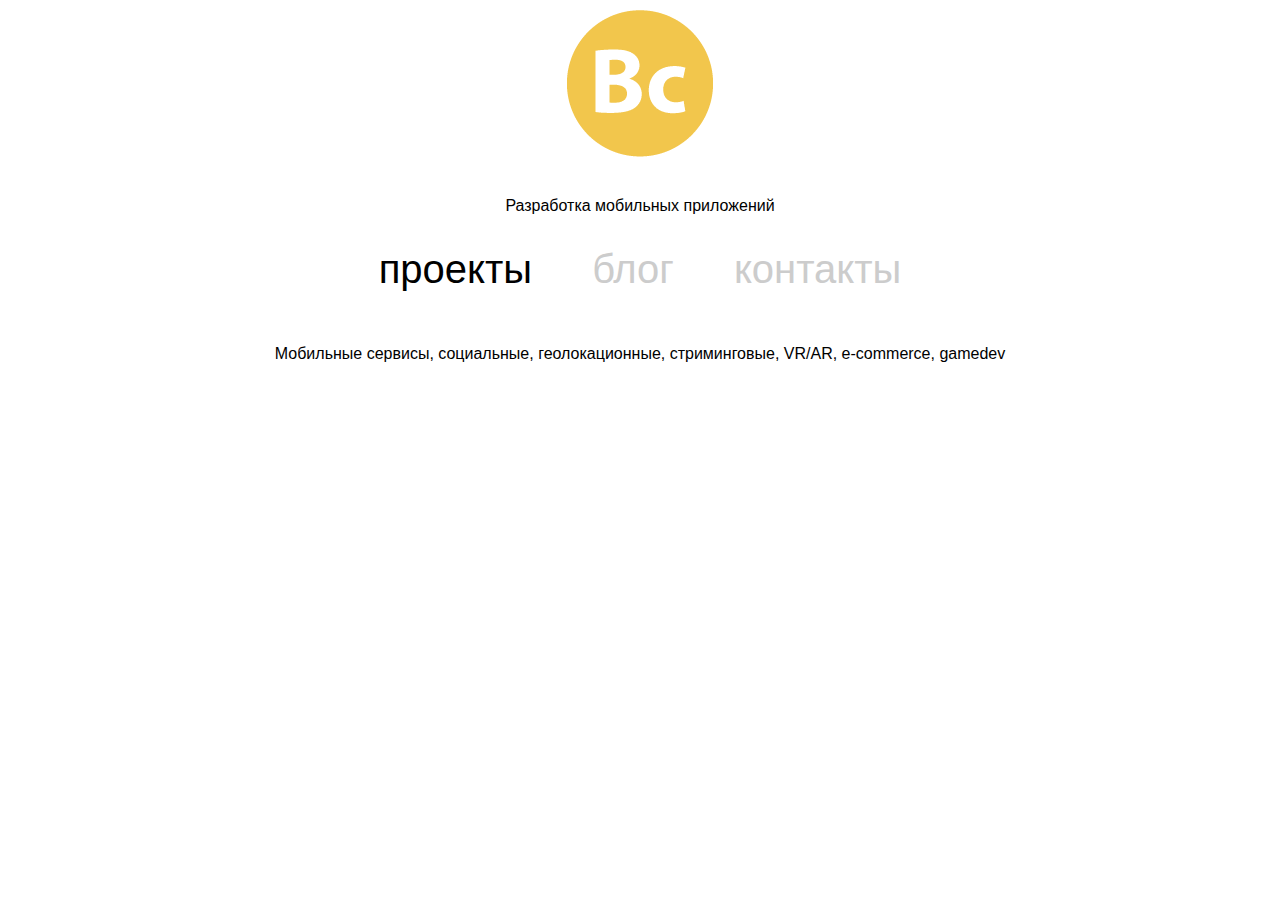
<file: index.html>
<!DOCTYPE html>
<html>
<head>

    <meta http-equiv="Content-Type" content="text/html; charset=utf-8" />
    <meta name="name" content="Byters">
    <meta name="description" content="Разработка и сопровождение мобильных приложений и игр для Android и Windows Phone">
    <meta name="keywords" content="разработка, bytecoders, byte, byters, developer, mobile apps, apps, mobile developer, android, windows phone, приложение, разработка мобильного приложения, андроид, мобильная разработка" />
    <meta name="viewport" content="width=device-width, initial-scale=1.0">
    
    <link href="style/style.css" rel="stylesheet" />
    <link href="style/project.css" rel="stylesheet" />
    <link href="style/fonts.css" rel="stylesheet" />
    <link href="style/animation.css" rel="stylesheet" media="screen and (min-width:800px)"  />

    <link href="./image/logo.ico" rel="shortcut icon" type="image/icon">

    <title>Портфолио</title>

</head>

<body>

    <div class="header">
        <a href="http://www.byters.org"><img src="image/logo.png" alt="logo_byters"/></a>
    </div>

    <div class="menu">
        <p>
            Разработка мобильных приложений
        </p>
        <ul>
            <li>
                <a href="http://www.byters.org" style="color:#000;">проекты</a>
            </li>
            <li>
                <a href="blog.html" class="anm">блог</a>
            </li>
            <li>
                <a href="contact.html" class="anm" >контакты</a>
            </li>
        </ul>
    </div>

    <div class="cont">

        <center>
            <p>Мобильные сервисы, социальные, геолокационные, стриминговые, VR/AR, e-commerce, gamedev</p>
        </center>

    </div>

</body>
</html>
</file>
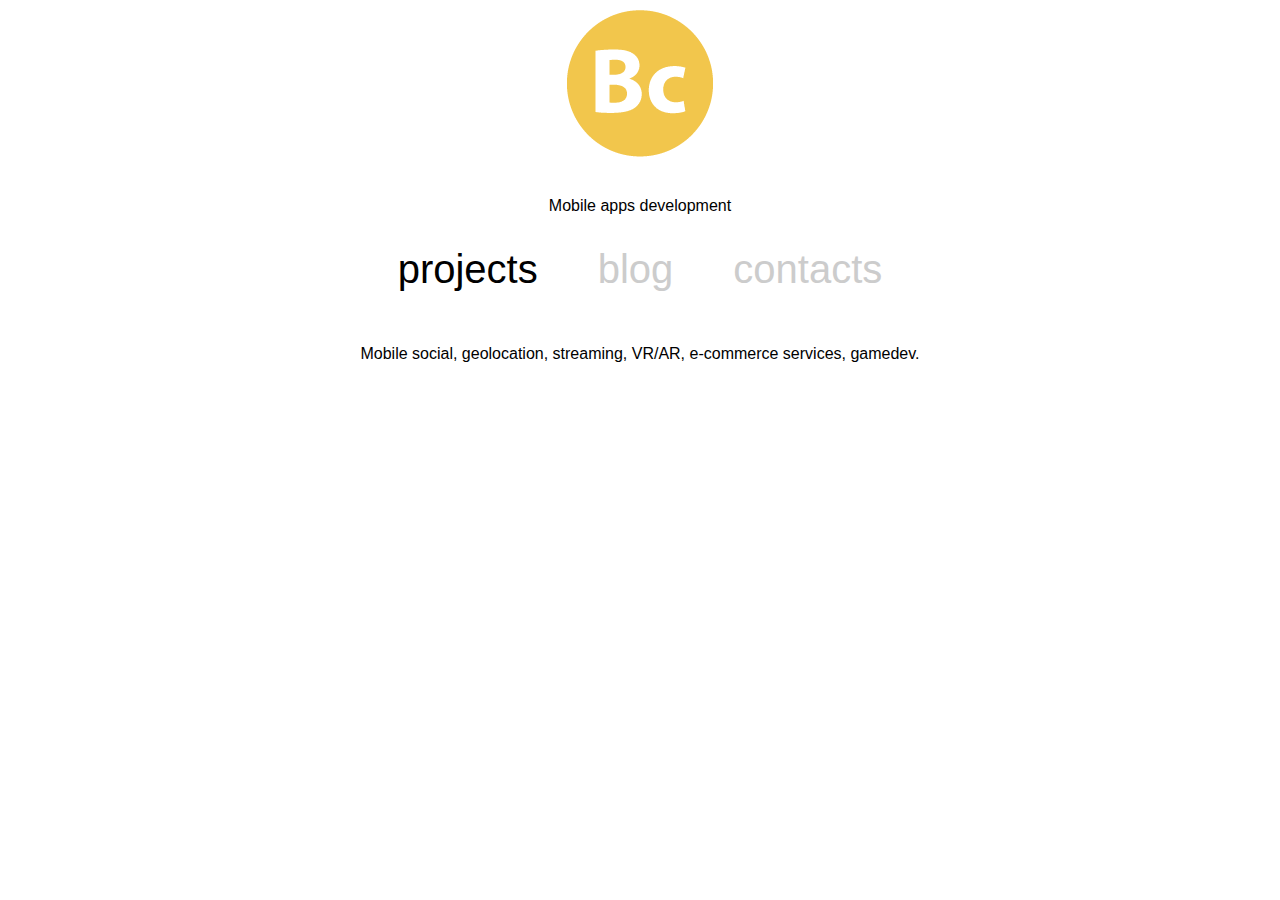
<file: en/index.html>
<!DOCTYPE html>
<html>
<head>

    <meta http-equiv="Content-Type" content="text/html; charset=utf-8" />
    <meta name="name" content="Byters">
    <meta name="description" content="Разработка и сопровождение мобильных приложений и игр для Android и Windows Phone">
    <meta name="keywords" content="разработка, bytecoders, byte, byters, developer, mobile apps, apps, mobile developer, android, windows phone, приложение, разработка мобильного приложения, андроид, мобильная разработка" />
    <meta name="viewport" content="width=device-width, initial-scale=1.0">
    
    <link href="../style/style.css" rel="stylesheet" />
    <link href="../style/project.css" rel="stylesheet" />
    <link href="../style/fonts.css" rel="stylesheet" />
    <link href="../style/animation.css" rel="stylesheet" media="screen and (min-width:800px)"  />

    <link href="../image/logo.ico" rel="shortcut icon" type="image/icon">

    <title>Portfolio</title>

</head>

<body>

    <div class="header">
        <a href="http://www.byters.org"><img src="../image/logo.png" alt="logo_byters"/></a>
    </div>

    <div class="menu">
        <p>
            Mobile apps development
        </p>
        <ul>
            <li>
                <a href="http://www.byters.org" style="color:#000;">projects</a>
            </li>
            <li>
                <a href="../blog.html" class="anm">blog</a>
            </li>
            <li>
                <a href="../contact.html" class="anm" >contacts</a>
            </li>
        </ul>
    </div>

    <div class="cont">
        <center>
            <p>Mobile social, geolocation, streaming, VR/AR, e-commerce services, gamedev.</p>
        </center>


     
    </div>

</body>
</html>
</file>
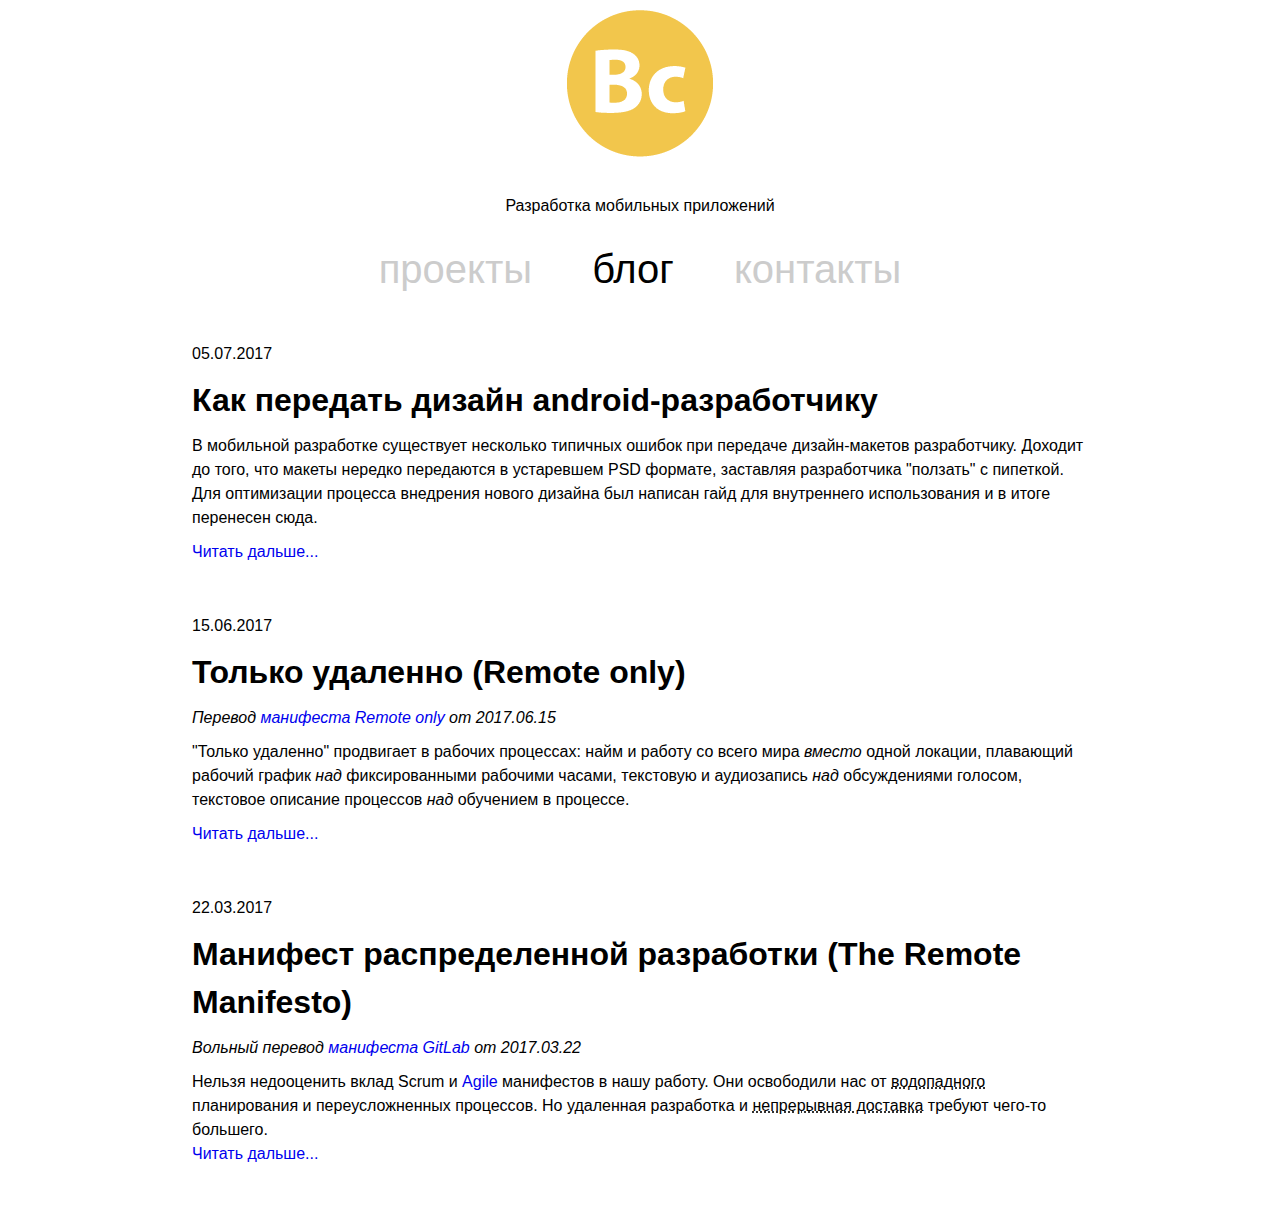
<file: blog.html>
<!DOCTYPE html>
<html>
<head>
	<meta charset="UTF-8">
    <meta name="viewport" content="width=device-width, initial-scale=1.0">
	<link href="style/style.css" rel="stylesheet" />
	<link href="style/blog.css" rel="stylesheet" />
	<link href="style/animation.css" rel="stylesheet" />
    <link href="style/fonts.css" rel="stylesheet" />
    <link href="./image/logo.ico" rel="shortcut icon"  type="image/icon">
    <link href="http://byters.org/" rel="alternate" hreflang="ru"/>

    <meta name="description" content="Истории с полей разработки IT проектов"/>
	<title>Byters блог</title>
</head>
<body>

    <div class="header">
        <a href="http://www.byters.org"><img src="image/logo.png" alt="logo_byters"/></a>
    </div>

    <div class="menu">
        <p>
            Разработка мобильных приложений
        </p>
        <ul>
            <li>
                <a href="http://www.byters.org" class="anm">проекты</a>
            </li>
            <li>
                <a href="blog.html" style="color:#000;">блог</a>
            </li>
            <li>
                <a href="contact.html" class="anm" >контакты</a>
            </li>
        </ul>
    </div>
	
    <div class="cont">
    <div class="cont__post">
            <p class="cont__post__data">05.07.2017</p>
            <h1>Как передать дизайн android&#8209;разработчику</h1>
            
            <p>В мобильной разработке существует несколько типичных ошибок при передаче дизайн-макетов разработчику. Доходит до того, что макеты нередко передаются в устаревшем PSD формате, заставляя разработчика "ползать" с пипеткой. Для оптимизации процесса внедрения нового дизайна был написан гайд для внутреннего использования и в итоге перенесен сюда.</p>           
            
            <a href="blog/2017_07_05_android_design.html">Читать дальше...</a>
            
        </div>
        <div class="cont__post">
            <p class="cont__post__data">15.06.2017</p>
            <h1>Только удаленно (Remote only)</h1>
            <p> <i>Перевод <a href="https://remoteonly.org" target="_blank">манифеста Remote only</a> от 2017.06.15</i></p>

            <p>"Только удаленно" продвигает в рабочих процессах: найм и работу со всего мира <i>вместо</i> одной локации, плавающий рабочий график <i>над</i> фиксированными рабочими часами, текстовую и аудиозапись <i>над</i> обсуждениями голосом, текстовое описание процессов <i>над</i> обучением в процессе.</p>           

            
            <a href="blog/2017_06_15_Remote_only.html">Читать дальше...</a>
            
        </div>
        <div class="cont__post">
            <p class="cont__post__data">22.03.2017</p>
            <h1>Манифест распределенной разработки (The Remote Manifesto)</h1>
            <i>Вольный перевод <a href="https://about.gitlab.com/2015/04/08/the-remote-manifesto/" target="_blank">манифеста GitLab</a> от 2017.03.22</i>
            <p>Нельзя недооценить вклад Scrum и <a href="http://agilemanifesto.org" target="_blank">Agile</a> манифестов в нашу работу. Они освободили нас от <acronym title="waterfall">водопадного</acronym> планирования и переусложненных процессов. Но удаленная разработка и <acronym title="continuous delivery">непрерывная доставка</acronym> требуют чего-то большего.
            <br>
            <a href="blog/2017_03_22_GitLab_remote_manifesto.html">Читать дальше...</a>
            </p>
        </div>
    </div>

</body>
</html>
</file>
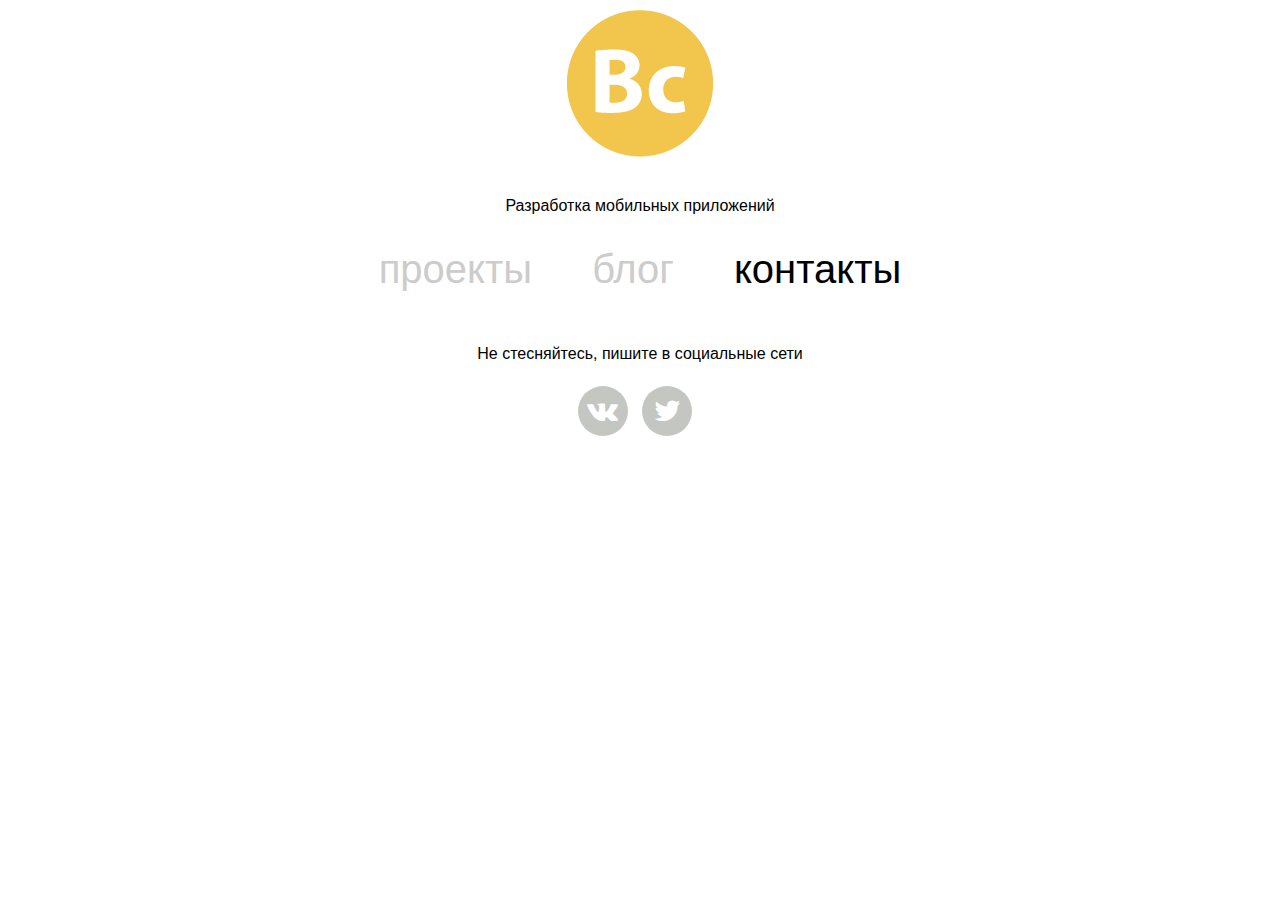
<file: contact.html>
<!DOCTYPE html>
<html>
<head>

    <meta http-equiv="Content-Type" content="text/html; charset=utf-8" />
    <meta name="description" content="Контакты мобильных разработчиков. Задать вопрос или написать предложение."/>
    <meta name="keywords" content="разработка, bytecoders, byte, byters, developer, mobile apps, apps, mobile developer, android, windows phone, приложение, разработка мобильного приложения, андроид, мобильная разработка" />
    <meta name="viewport" content="width=device-width, initial-scale=1.0">
    
    <link href="style/style.css" rel="stylesheet" />
    <link href="style/contact.css" rel="stylesheet" />
    <link href="style/animation.css" rel="stylesheet" type="text/css">
    <link href="style/fonts.css" rel="stylesheet" />
    <link href="style/font-awesome.css" rel="stylesheet" type="text/css" >

    <link href="./image/logo.ico" rel="shortcut icon" type="image/icon">
    <link href="http://byters.org/" rel="alternate" hreflang="ru"  />
    
    <title>Контакты</title>

</head>

<body>

    <div class="header">
    	<a href="http://www.byters.org"><img src="image/logo.png" alt="logo"/></a>
    </div>

    <div class="menu">
        <p>
            Разработка мобильных приложений
        </p>
        <ul>
            <li>
                <a href="http://www.byters.org" class="anm">проекты</a>
            </li>
            <li>
                <a href="blog.html" class="anm">блог</a>
            </li>
            <li>
                <a href="contact.html" style="color:#000;" >контакты</a>
            </li>
        </ul>
    </div>
    
    <div class="cont">
            <div>
                <center><p>Не стесняйтесь, пишите в социальные сети</p></center>
           </div>
        <div class="links">
            <div id="vk">
                <a href="http://vk.com/bytecoders">
                    <i class="fa fa-vk" aria-hidden="true"></i>
                </a>
            </div>
            <div id="tw">
                <a href="https://twitter.com/alexandrbyters">
                    <i class="fa fa-twitter" aria-hidden="true"></i>
                </a>
            </div>
        </div>
    </div>
</body>
</html>
</file>
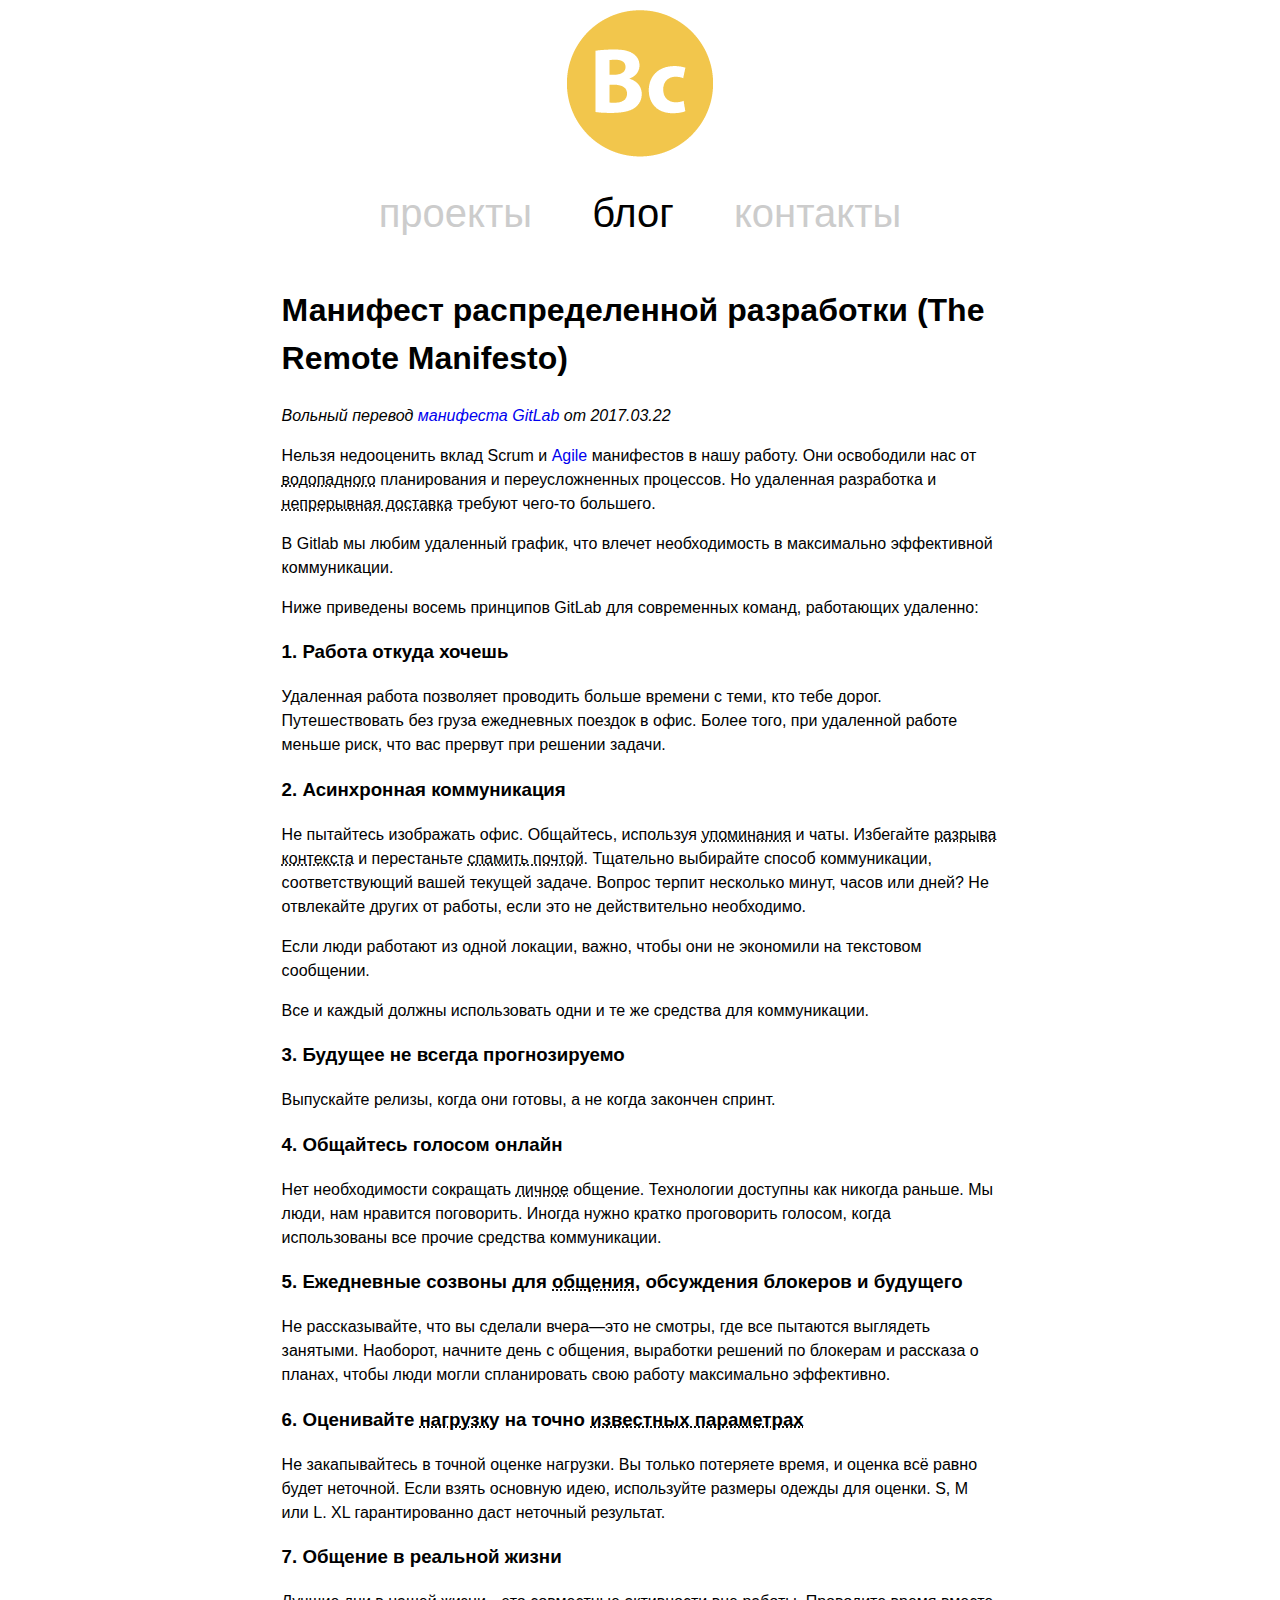
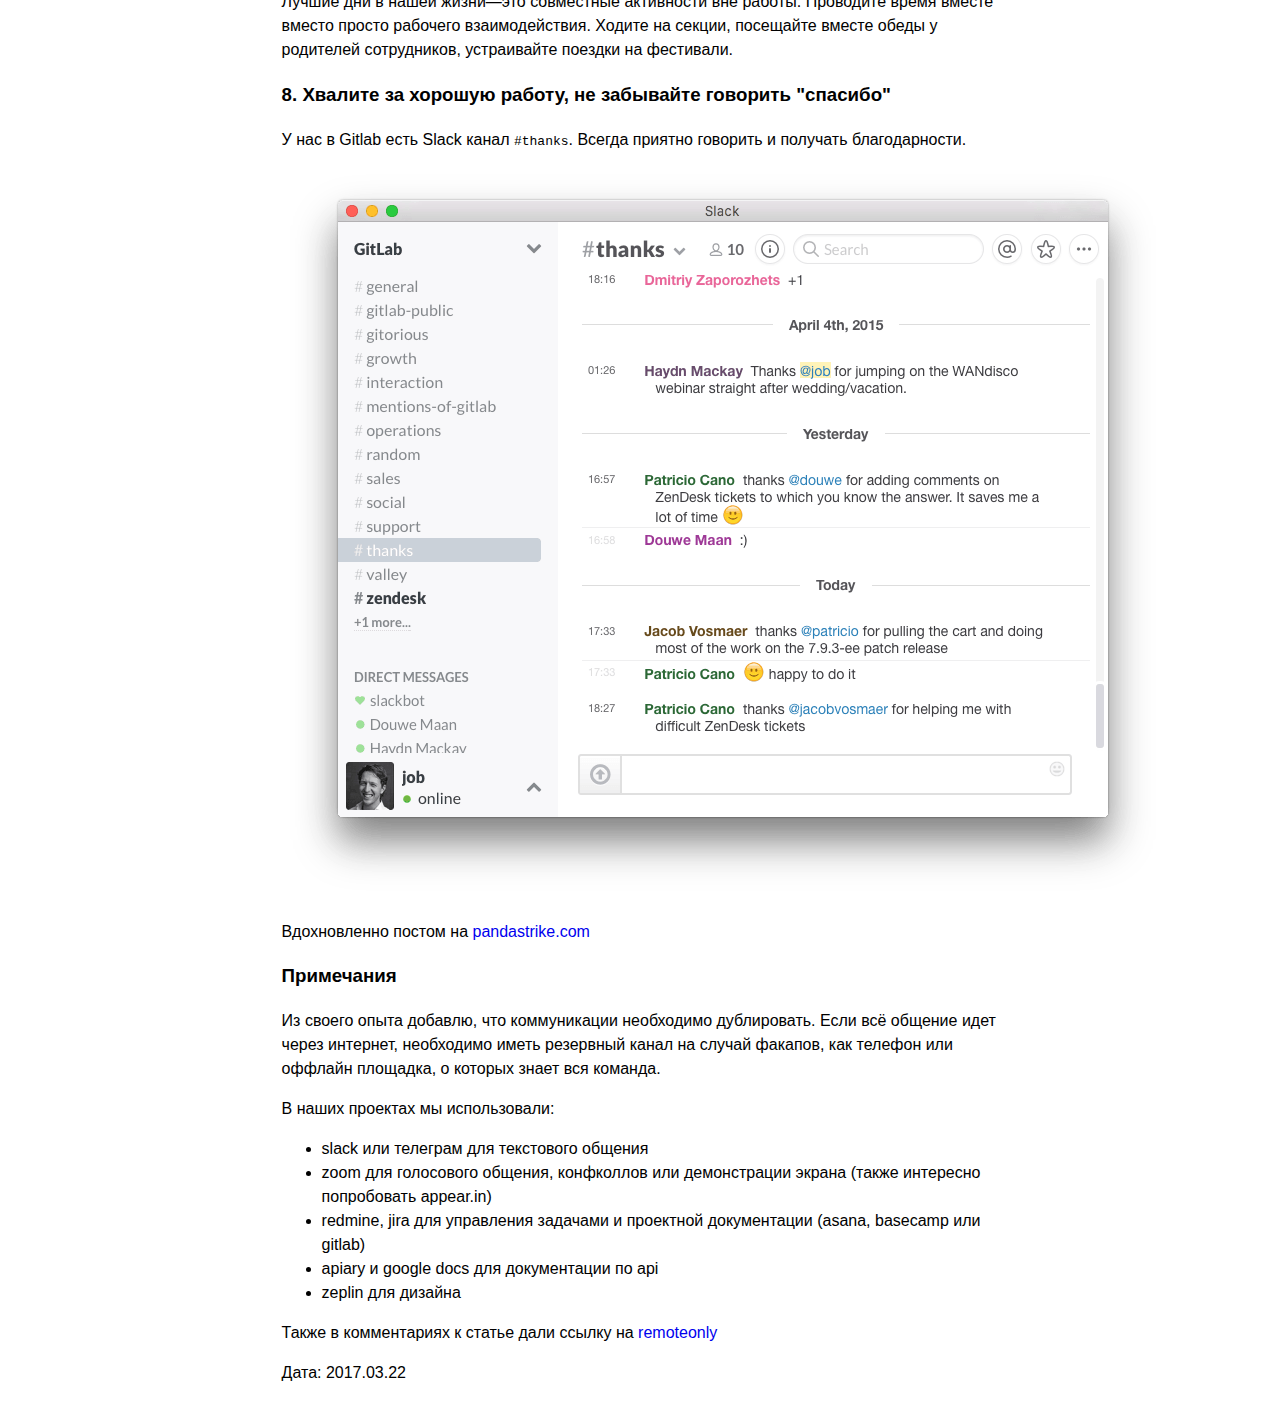
<file: blog/2017_03_22_GitLab_remote_manifesto.html>
<!DOCTYPE html>
<html>
<head>
	<meta charset="UTF-8">
    
    <link href="../style/blog.css" rel="stylesheet" />
    <link href="../style/style.css" rel="stylesheet" />
    <link href="../style/animation.css" rel="stylesheet" />
    <link href="../style/fonts.css" rel="stylesheet" />
    <link href="../icon.png" rel="shortcut icon" type="../image/png" />

    <meta name='description' content="Манифест GitLab по построению процесса распределенной разработки">
	<title>Манифест распределенной разработки (The Remote Manifesto)</title>
</head>
<body>

    <div class="header">
        <a href="http://www.byters.org"><img src="../image/logo.png" alt="logo_byters"/></a>
    </div>

    <div class="menu">
        <ul>
            <li>
                <a href="http://www.byters.org" class="anm">проекты</a>
            </li>
            <li>
                <a href="../blog.html" style="color:#000;">блог</a>
            </li>
            <li>
                <a href="../contact.html" class="anm" >контакты</a>
            </li>
        </ul>
    </div>
	
    <div class="cont">
        <div class="post">
            <h1>Манифест распределенной разработки (The Remote Manifesto)</h1>
            <p>
                <i>Вольный перевод <a href="https://about.gitlab.com/2015/04/08/the-remote-manifesto/" target="_blank">манифеста GitLab</a> от 2017.03.22</i>
                </p><p>
                Нельзя недооценить вклад Scrum и <a href="http://agilemanifesto.org" target="_blank">Agile</a> манифестов в нашу работу. Они освободили нас от <acronym title="waterfall">водопадного</acronym> планирования и переусложненных процессов. Но удаленная разработка и <acronym title="continuous delivery">непрерывная доставка</acronym> требуют чего-то большего.
                </p><p>
                В Gitlab мы любим удаленный график, что влечет необходимость в максимально эффективной коммуникации.
                </p><p>
                Ниже приведены восемь принципов GitLab для современных команд, работающих удаленно:
                </p>
                <h3>1. Работа откуда хочешь</h3>
                <p>
                Удаленная работа позволяет проводить больше времени с теми, кто тебе дорог. Путешествовать без груза ежедневных поездок в офис. Более того, при удаленной работе меньше риск, что вас прервут при решении задачи.
                </p>
                <h3>2. Асинхронная коммуникация</h3>
                <p>
                Не пытайтесь изображать офис. Общайтесь, используя <acronym title="(issue mentions, также известные как &quot;призвать в задачу %username%&quot;">упоминания</acronym> и чаты. Избегайте <acronym title="task switching. Когда сотрудник отрывается от выполнения одной задачи и должен переключиться на другую. При этом возникают стресс и временные задержки в выполнении обеих задач">разрыва контекста</acronym> и перестаньте <acronym title="email overload">спамить почтой</acronym>. Тщательно выбирайте способ коммуникации, соответствующий вашей текущей задаче. Вопрос терпит несколько минут, часов или дней? Не отвлекайте других от работы, если это не действительно необходимо.
                </p><p>
                Если люди работают из одной локации, важно, чтобы они не экономили на текстовом сообщении.
                </p><p>
                Все и каждый должны использовать одни и те же средства для коммуникации.
                </p>
                <h3>3. Будущее не всегда прогнозируемо</h3>
                <p>
                Выпускайте релизы, когда они готовы, а не когда закончен спринт.
                </p>
                <h3>4. Общайтесь голосом онлайн</h3>
                <p>
                Нет необходимости сокращать <acronym title="face-to-face">личное</acronym> общение. Технологии доступны как никогда раньше. Мы люди, нам нравится поговорить. Иногда нужно кратко проговорить голосом, когда использованы все прочие средства коммуникации.
                </p>
                <h3>5. Ежедневные созвоны для <acronym title="bonding">общения</acronym>, обсуждения блокеров и будущего</h3>
                <p>
                Не рассказывайте, что вы сделали вчера—это не смотры, где все пытаются выглядеть занятыми. Наоборот, начните день с общения, выработки решений по блокерам и рассказа о планах, чтобы люди могли спланировать свою работу максимально эффективно.
                </p>
                <h3>6. Оценивайте <acronym title="workload">нагрузку</acronym> на точно <acronym title="need-to-know basis">известных параметрах</acronym></h3>
                <p>
                Не закапывайтесь в точной оценке нагрузки. Вы только потеряете время, и оценка всё равно будет неточной. Если взять основную идею, используйте размеры одежды для оценки. S, M или L. XL гарантированно даст неточный результат.
                </p>
                <h3>7. Общение в реальной жизни</h3>
                <p>
                Лучшие дни в нашей жизни—это совместные активности вне работы. Проводите время вместе вместо просто рабочего взаимодействия. Ходите на секции, посещайте вместе обеды у родителей сотрудников, устраивайте поездки на фестивали.
                </p>
                <h3>8. Хвалите за хорошую работу, не забывайте говорить "спасибо"</h3>
                <p>
                У нас в Gitlab есть Slack канал <code>#thanks</code>. Всегда приятно говорить и получать благодарности.
                </p><p>
                <img src="assets/thanks.png" alt="Канал в Slack с благодарностями" />
                </p>
                <p>
                Вдохновленно постом на <a href="https://www.pandastrike.com/posts/20150304-agile" target="_blank">pandastrike.com</a>
                </p>
                <h3>Примечания</h3>
                <p>
                Из своего опыта добавлю, что коммуникации необходимо дублировать. Если всё общение идет через интернет, необходимо иметь резервный канал на случай факапов, как телефон или оффлайн площадка, о которых знает вся команда.
                </p><p>
                В наших проектах мы использовали:
                <ul>
                <li>slack или телеграм для текстового общения</li>
                <li>zoom для голосового общения, конфколлов или демонстрации экрана (также интересно попробовать appear.in)</li>
                <li>redmine, jira для управления задачами и проектной документации (asana, basecamp или gitlab)</li>
                <li>apiary и google docs для документации по api</li>
                <li>zeplin для дизайна</li>
                </ul>
                </p><p>
                Также в комментариях к статье дали ссылку на <a href="https://www.remoteonly.org/">remoteonly</a>
            </p>
            <p>Дата: <span class="post_span">2017.03.22</span></p>
        </div>
    </div>
</body>
</html>
</file>
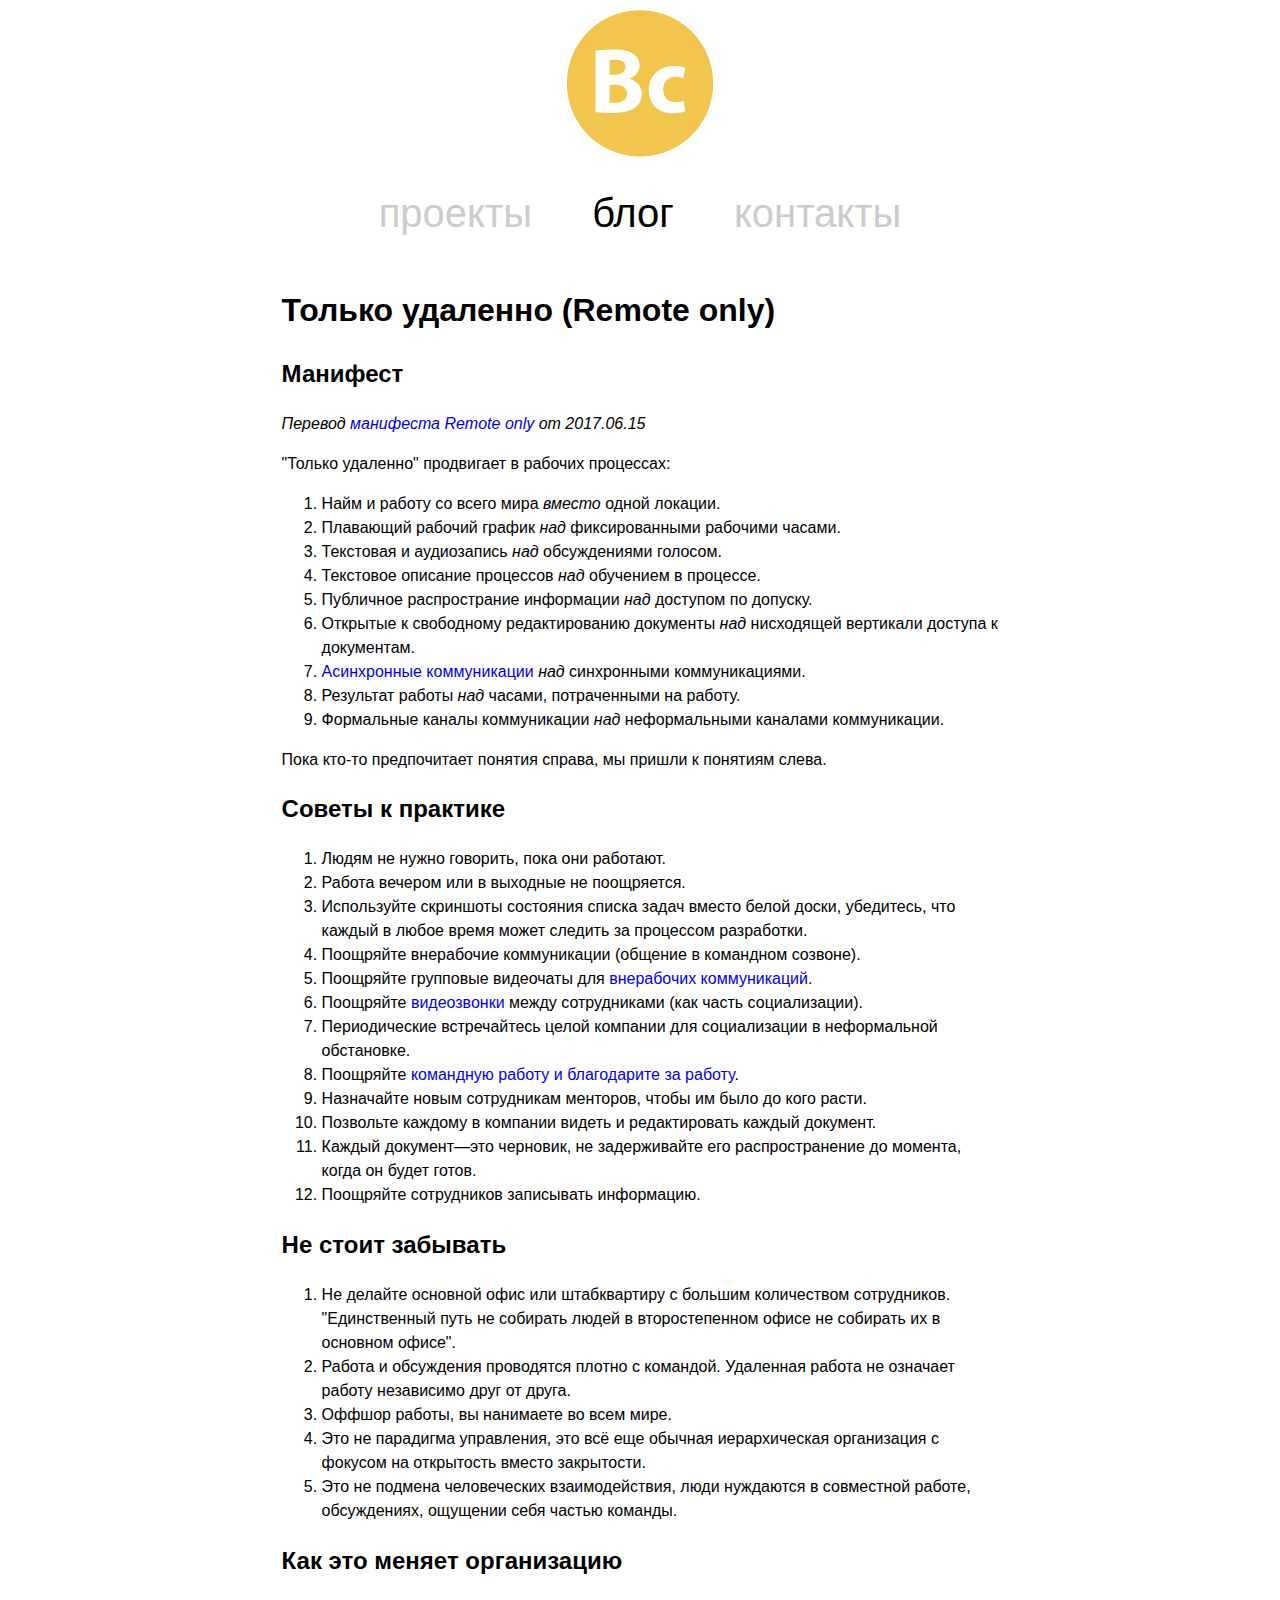
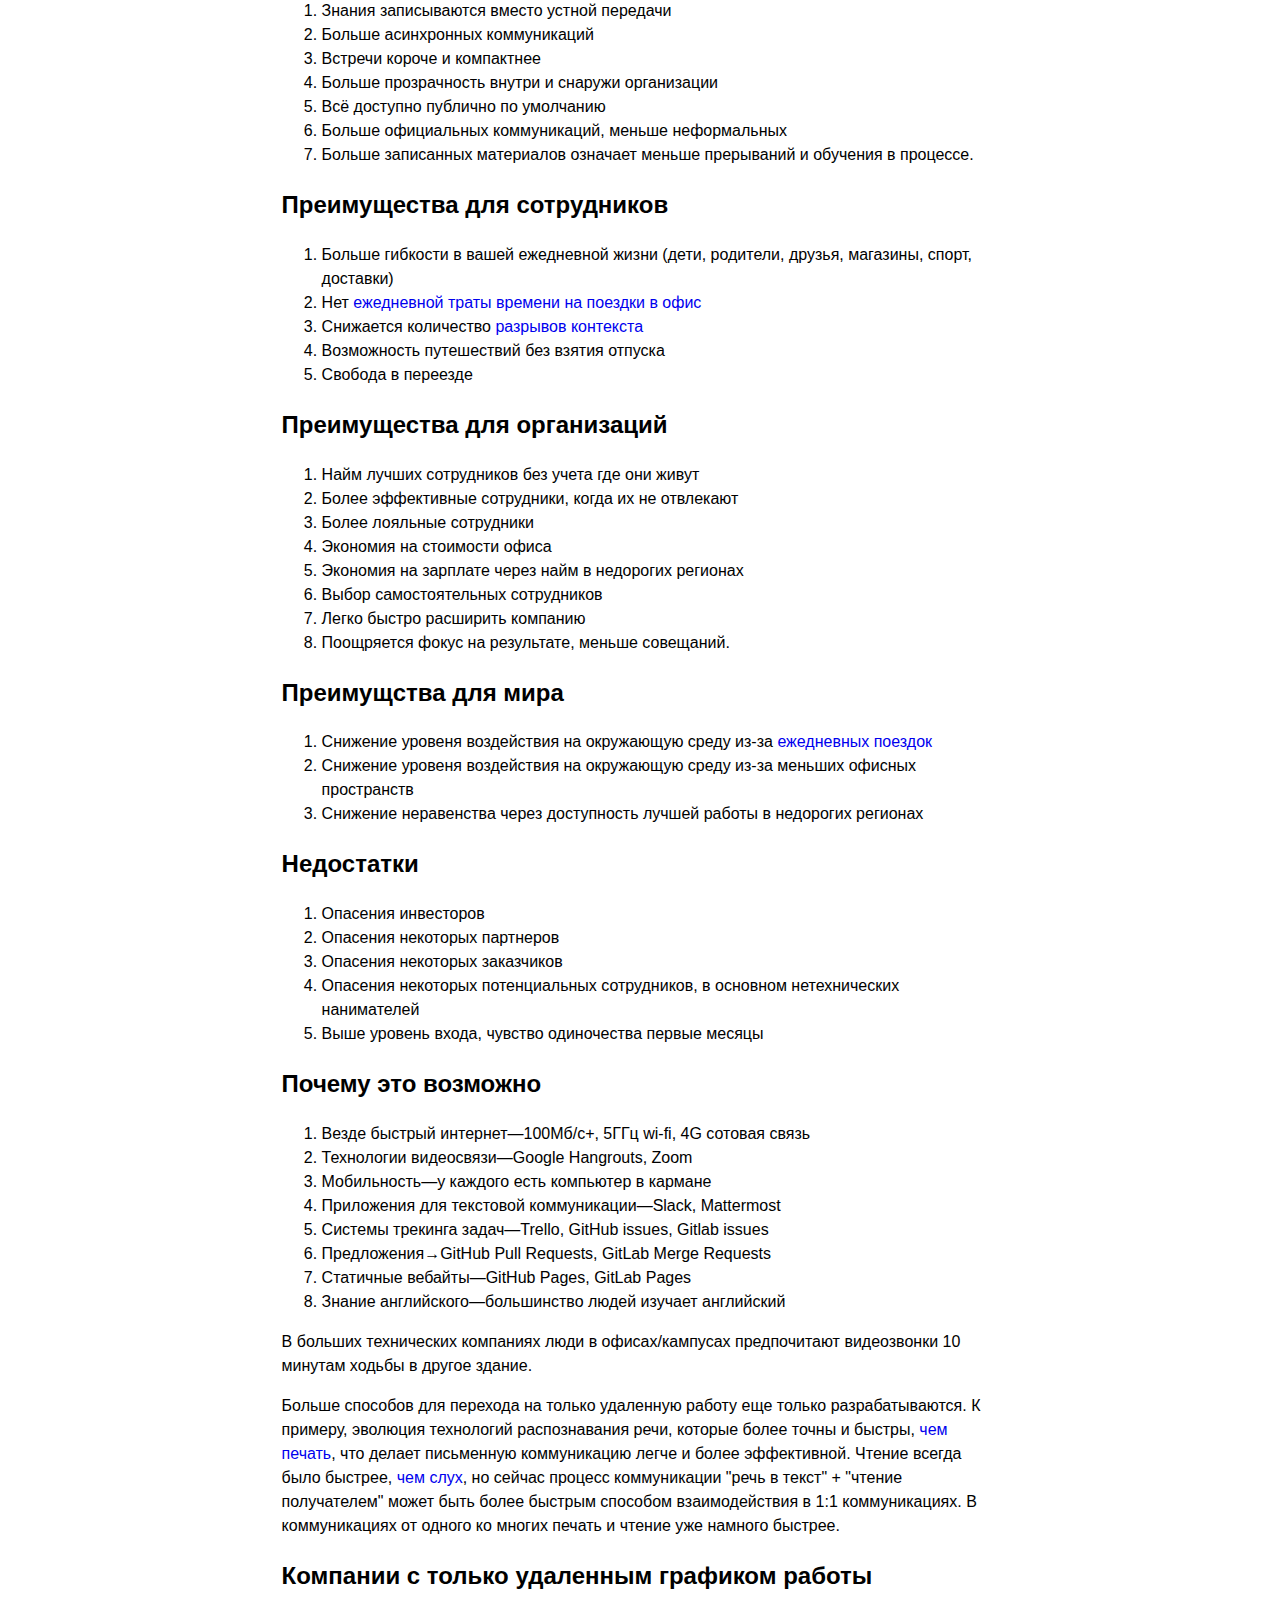
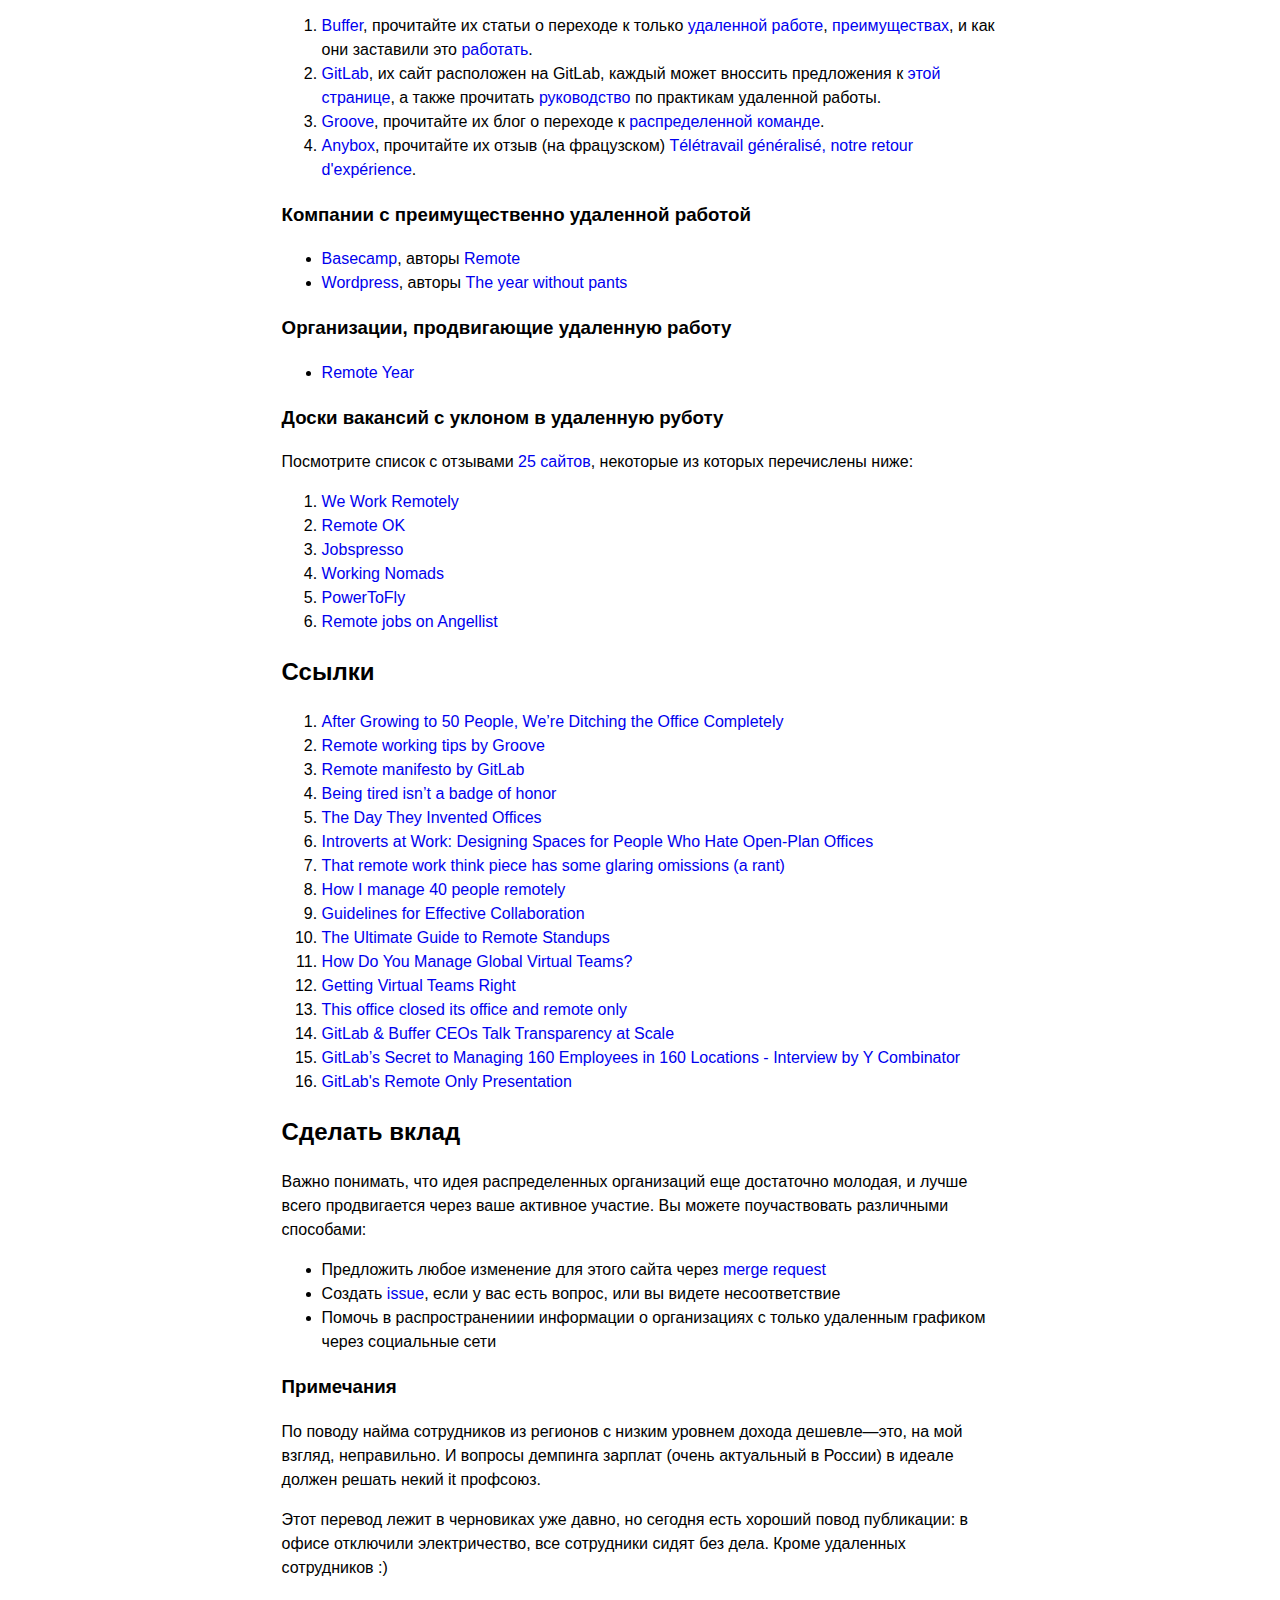
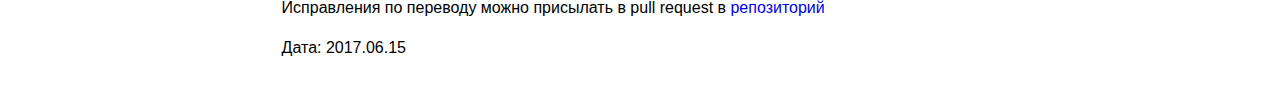
<file: blog/2017_06_15_Remote_only.html>
<!DOCTYPE html>
<html>
<head>
	<meta charset="UTF-8">
      
      <link href="../style/blog.css" rel="stylesheet" />
	<link href="../style/style.css" rel="stylesheet" />
	<link href="../style/animation.css" rel="stylesheet" />
      <link href="../style/fonts.css" rel="stylesheet" />
	<link href="../icon.png" rel="shortcut icon" type="../image/png" />

      <meta name='description' content="манифест распределенной разработки it-проектов">
	<title>Только удаленно (Remote only)</title>
</head>
<body>

    <div class="header">
        <a href="http://www.byters.org"><img src="../image/logo.png" alt="logo_byters"/></a>
    </div>

    <div class="menu">
        <ul>
            <li>
                <a href="http://www.byters.org" class="anm">проекты</a>
            </li>
            <li>
                <a href="../blog.html" style="color:#000;">блог</a>
            </li>
            <li>
                <a href="../contact.html" class="anm" >контакты</a>
            </li>
        </ul>
    </div>
	
    <div class="cont">
        <div class="post">
            <h1>Только удаленно (Remote only)</h1>
            <h2>Манифест</h2>
            
            <p> <i>Перевод <a href="https://remoteonly.org" target="_blank">манифеста Remote only</a> от 2017.06.15</i></p>
            
            <p>"Только удаленно" продвигает в рабочих процессах:</p>
            
            <ol>
            <li>Найм и работу со всего мира <i>вместо</i> одной локации.</li>
            <li>Плавающий рабочий график <i>над</i> фиксированными рабочими часами.</li>
            <li>Текстовая и аудиозапись <i>над</i> обсуждениями голосом.</li>
            <li>Текстовое описание процессов <i>над</i> обучением в процессе.</li>
            <li>Публичное распространие информации <i>над</i> доступом по допуску.</li>
            <li>Открытые к свободному редактированию документы <i>над</i> нисходящей вертикали доступа к документам.</li>
            <li><a href="https://about.gitlab.com/2015/04/08/the-remote-manifesto/">Асинхронные коммуникации</a> <i>над</i> синхронными коммуникациями.</li>
            <li>Результат работы <i>над</i> часами, потраченными на работу.</li>
            <li>Формальные каналы коммуникации <i>над</i> неформальными каналами коммуникации.</li>
            </ol>

            <p>Пока кто-то предпочитает понятия справа, мы пришли к понятиям слева.</p>

            <h2>Советы к практике</h2>

            <ol>
            <li>Людям не нужно говорить, пока они работают.</li>
            <li>Работа вечером или в выходные не поощряется.</li>
            <li>Используйте скриншоты состояния списка задач вместо белой доски, убедитесь, что каждый в любое время может следить за процессом разработки.</li>
            <li>Поощряйте внерабочие коммуникации (общение в командном созвоне).</li>
            <li>Поощряйте групповые видеочаты для <a href="https://about.gitlab.com/2015/04/08/the-remote-manifesto/">внерабочих коммуникаций</a>.</li>
            <li>Поощряйте <a href="https://about.gitlab.com/2015/04/08/the-remote-manifesto/">видеозвонки</a> между сотрудниками (как часть социализации).</li>
            <li>Периодические встречайтесь целой компании для социализации в неформальной обстановке.</li>
            <li>Поощряйте <a href="https://about.gitlab.com/2015/04/08/the-remote-manifesto/">командную работу и благодарите за работу</a>.</li>
            <li>Назначайте новым сотрудникам менторов, чтобы им было до кого расти.</li>
            <li>Позвольте каждому в компании видеть и редактировать каждый документ.</li>
            <li>Каждый документ—это черновик, не задерживайте его распространение до момента, когда он будет готов.</li>
            <li>Поощряйте сотрудников записывать информацию.</li>
            </ol>
            
            <h2>Не стоит забывать</h2>

            <ol>
            <li>Не делайте основной офис или штабквартиру с большим количеством сотрудников. "Единственный путь не собирать людей в второстепенном офисе не собирать их в основном офисе".</li>
            <li>Работа и обсуждения проводятся плотно с командой. Удаленная работа не означает работу независимо друг от друга.</li>
            <li>Оффшор работы, вы нанимаете во всем мире.</li>
            <li>Это не парадигма управления, это всё еще обычная иерархическая организация с фокусом на открытость вместо закрытости.</li>
            <li>Это не подмена человеческих взаимодействия, люди нуждаются в совместной работе, обсуждениях, ощущении себя частью команды.</li>
            </ol>
            
            <h2>Как это меняет организацию</h2>

            <ol>
            <li>Знания записываются вместо устной передачи</li>
            <li>Больше асинхронных коммуникаций</li>
            <li>Встречи короче и компактнее</li>
            <li>Больше прозрачность внутри и снаружи организации</li>
            <li>Всё доступно публично по умолчанию</li>
            <li>Больше официальных коммуникаций, меньше неформальных</li>
            <li>Больше записанных материалов означает меньше прерываний и обучения в процессе.</li>
            </ol>

            <h2>Преимущества для сотрудников</h2>
            <ol>
            <li>Больше гибкости в вашей ежедневной жизни (дети, родители, друзья, магазины, спорт, доставки)</li>
            <li>Нет <a href="http://www.scientificamerican.com/article/commuting-takes-its-toll/">ежедневной траты времени на поездки в офис</a></li>
            <li>Снижается количество <a href="https://www.washingtonpost.com/posteverything/wp/2014/12/30/google-got-it-wrong-the-open-office-trend-is-destroying-the-workplace/">разрывов контекста</a></li>
            <li>Возможность путешествий без взятия отпуска</li>
            <li>Свобода в переезде</li>
            </ol>

            <h2>Преимущества для организаций</h2>
            <ol>
            <li>Найм лучших сотрудников без учета где они живут</li>
            <li>Более эффективные сотрудники, когда их не отвлекают</li>
            <li>Более лояльные сотрудники</li>
            <li>Экономия на стоимости офиса</li>
            <li>Экономия на зарплате через найм в недорогих регионах</li>
            <li>Выбор самостоятельных сотрудников</li>
            <li>Легко быстро расширить компанию</li>
            <li>Поощряется фокус на результате, меньше совещаний.</li>
            </ol>

            <h2>Преимущства для мира</h2>
            <ol>
            <li>Снижение уровеня воздействия на окружающую среду из-за <a href="http://www.scientificamerican.com/article/commuting-takes-its-toll/">ежедневных поездок</a></li>
            <li>Снижение уровеня воздействия на окружающую среду из-за меньших офисных пространств</li>
            <li>Cнижение неравенства через доступность лучшей работы в недорогих регионах</li>
            </ol>
            
            <h2>Недостатки</h2>
            <ol>
            <li>Опасения инвесторов</li>
            <li>Опасения некоторых партнеров</li>
            <li>Опасения некоторых заказчиков</li>
            <li>Опасения некоторых потенциальных сотрудников, в основном нетехнических нанимателей</li>
            <li>Выше уровень входа, чувство одиночества первые месяцы</li>
            </ol>

            <h2>Почему это возможно</h2>
            <ol>
            <li>Везде быстрый интернет—100Мб/с+, 5ГГц wi-fi, 4G сотовая связь</li>
            <li>Технологии видеосвязи—Google Hangrouts, Zoom</li>
            <li>Мобильность—у каждого есть компьютер в кармане</li>
            <li>Приложения для текстовой коммуникации—Slack, Mattermost</li>
            <li>Системы трекинга задач—Trello, GitHub issues, Gitlab issues</li>
            <li>Предложения→GitHub Pull Requests, GitLab Merge Requests</li>
            <li>Статичные вебайты—GitHub Pages, GitLab Pages</li>
            <li>Знание английского—большинство людей изучает английский</li>
            </ol>

            <p>В больших технических компаниях люди в офисах/кампусах предпочитают видеозвонки 10 минутам ходьбы в другое здание.</p>

            <p>Больше способов для перехода на только удаленную работу еще только разрабатываются. К примеру, эволюция технологий распознавания речи, которые более точны и быстры, <a href="http://tomtunguz.com/speech-more-accurate-faster-than-typing/">чем печать</a>, что делает письменную коммуникацию легче и более эффективной. Чтение всегда было быстрее, <a href="https://en.wikipedia.org/wiki/Words_per_minute#Reading_and_comprehension">чем слух</a>, но сейчас процесс коммуникации "речь в текст" + "чтение получателем" может быть более быстрым способом взаимодействия в 1:1 коммуникациях. В коммуникациях от одного ко многих печать и чтение уже намного быстрее.</p>

            <h2>Компании с только удаленным графиком работы</h2>
            <ol>
            <li><a href="https://buffer.com/">Buffer</a>, прочитайте их статьи о переходе к только <a href="https://open.buffer.com/no-office/">удаленной работе</a>, <a href="https://open.buffer.com/distributed-team-benefits/">преимуществах</a>, и как они заставили это <a href="https://open.buffer.com/buffer-distributed-team-how-we-work/">работать</a>.</li>
            <li><a href="https://about.gitlab.com/">GitLab</a>, их сайт расположен на GitLab, каждый может вноссить предложения к <a href="https://gitlab.com/gitlab-com/www-remoteonly-org/blob/master/source/index.html.md">этой странице</a>, а также прочитать <a href="https://about.gitlab.com/handbook/">руководство</a> по практикам удаленной работы.</li>
            <li><a href="https://www.groovehq.com/">Groove</a>, прочитайте их блог о переходе к <a href="https://www.groovehq.com/blog/being-a-remote-team">распределенной команде</a>.</li>
            <li><a href="https://anybox.fr/">Anybox</a>, прочитайте их отзыв (на фрацузском) <a href="https://anybox.fr/blog/teletravail-generalise-confiance-et-seminaires">Télétravail généralisé, notre retour d'expérience</a>.</li>
            </ol>

            <h3>Компании с преимущественно удаленной работой</h3>
            <ul>
            <li><a href="https://basecamp.com/">Basecamp</a>, авторы <a href="https://37signals.com/remote">Remote</a></li>
            <li><a href="https://wordpress.com/">Wordpress</a>, авторы <a href="https://www.amazon.com/Year-Without-Pants-WordPress-com-Future/dp/1118660633">The year without pants</a></li>
            </ul>

            <h3>Организации, продвигающие удаленную работу</h3>
            <ul>
            <li><a href="http://www.remoteyear.com/">Remote Year</a></li>
            </ul>

            <h3>Доски вакансий с уклоном в удаленную руботу</h3>
            <p>Посмотрите список с отзывами <a href="http://skillcrush.com/2014/10/10/sites-finding-remote-work/">25 сайтов</a>, некоторые из которых перечислены ниже:</p>

            <ol>
            <li><a href="https://weworkremotely.com/">We Work Remotely</a></li>
            <li><a href="https://remoteok.io/">Remote OK</a></li>
            <li><a href="https://jobspresso.co/">Jobspresso</a></li>
            <li><a href="http://www.workingnomads.co/jobs">Working Nomads</a></li>
            <li><a href="https://powertofly.com/">PowerToFly</a></li>
            <li><a href="https://angel.co/job-collections/remote">Remote jobs on Angellist</a></li>
            </ol>
            
            <h2>Ссылки</h2>

            <ol>
            <li><a href="https://open.buffer.com/no-office/">After Growing to 50 People, We’re Ditching the Office Completely</a></li>
            <li><a href="https://www.groovehq.com/blog/remote-work-tips">Remote working tips by Groove</a></li>
            <li><a href="https://about.gitlab.com/2015/04/08/the-remote-manifesto/">Remote manifesto by GitLab</a></li>
            <li><a href="https://m.signalvnoise.com/being-tired-isn-t-a-badge-of-honor-fa6d4c8cff4e">Being tired isn’t a badge of honor</a></li>
            <li><a href="https://shift.infinite.red/a-hypothetical-conversation-with-a-real-estate-developer-in-a-world-without-offices-53cd7be0942#.pufgl7l3a">The Day They Invented Offices</a></li>
            <li><a href="http://www.bloomberg.com/news/articles/2014-06-16/open-plan-offices-for-people-who-hate-open-plan-offices">Introverts at Work: Designing Spaces for People Who Hate Open-Plan Offices</a></li>
            <li><a href="http://www.catehuston.com/blog/2016/04/07/that-remote-work-think-piece-has-some-glaring-omissions/">That remote work think piece has some glaring omissions (a rant)</a></li>
            <li><a href="http://ryancarson.com/post/24884883426/how-i-manage-40-people-remotely">How I manage 40 people remotely</a></li>
            <li><a href="https://github.com/ride/collaboration-guides">Guidelines for Effective Collaboration</a></li>
            <li><a href="http://blog.idonethis.com/ultimate-guide-remote-standups/">The Ultimate Guide to Remote Standups</a></li>
            <li><a href="https://en.wikibooks.org/wiki/Managing_Groups_and_Teams/How_Do_You_Manage_Global_Virtual_Teams%3F">How Do You Manage Global Virtual Teams?</a></li>
            <li><a href="https://hbr.org/2014/12/getting-virtual-teams-right">Getting Virtual Teams Right</a></li>
            <li><a href="http://tapes.scalevp.com/remote-only-gitlab-sytse-sid-sijbrandij/">This office closed its office and remote only</a></li>
            <li><a href="https://about.gitlab.com/2017/03/14/buffer-and-gitlab-ceos-talk-transparency/">GitLab &amp; Buffer CEOs Talk Transparency at Scale</a></li>
            <li><a href="https://blog.ycombinator.com/gitlab-distributed-startup/">GitLab’s Secret to Managing 160 Employees in 160 Locations - Interview by Y Combinator</a></li>
            <li><a href="https://docs.google.com/presentation/d/1JHHYQvAhsudGz8QB8nqp5ScJjqyhPD3ehCoKOlZb7VE/edit#slide=id.g1d6fee80ee_0_348">GitLab's Remote Only Presentation</a></li>
            </ol>

            <h2>Сделать вклад</h2>
            <p>Важно понимать, что идея распределенных организаций еще достаточно молодая, и лучше всего продвигается через ваше активное участие. Вы можете поучаствовать различными способами:</p>
            <ul>
            <li>Предложить любое изменение для этого сайта через <a href="https://gitlab.com/gitlab-com/www-remoteonly-org/merge_requests/">merge request</a></li>
            <li>Создать <a href="https://gitlab.com/gitlab-com/www-remoteonly-org/issues/">issue</a>, если у вас есть вопрос, или вы видете несоответствие</li>
            <li>Помочь в распространениии информации о организациях с только удаленным графиком через социальные сети</li>
            </ul>

            <h3>Примечания</h3>
            <p>По поводу найма сотрудников из регионов с низким уровнем дохода дешевле—это, на мой взгляд, неправильно. И вопросы демпинга зарплат (очень актуальный в России) в идеале должен решать некий it профсоюз.</p>
            <p>Этот перевод лежит в черновиках уже давно, но сегодня есть хороший повод публикации: в офисе отключили электричество, все сотрудники сидят без дела. Кроме удаленных сотрудников :)</p>
            <p>Исправления по переводу можно присылать в pull request в <a href="https://github.com/BlackDizel/BCWebsite">репозиторий</a></p>
            <p>Дата: <span class="post_span">2017.06.15</span></p>
        </div>
    </div>
</body>
</html>
</file>
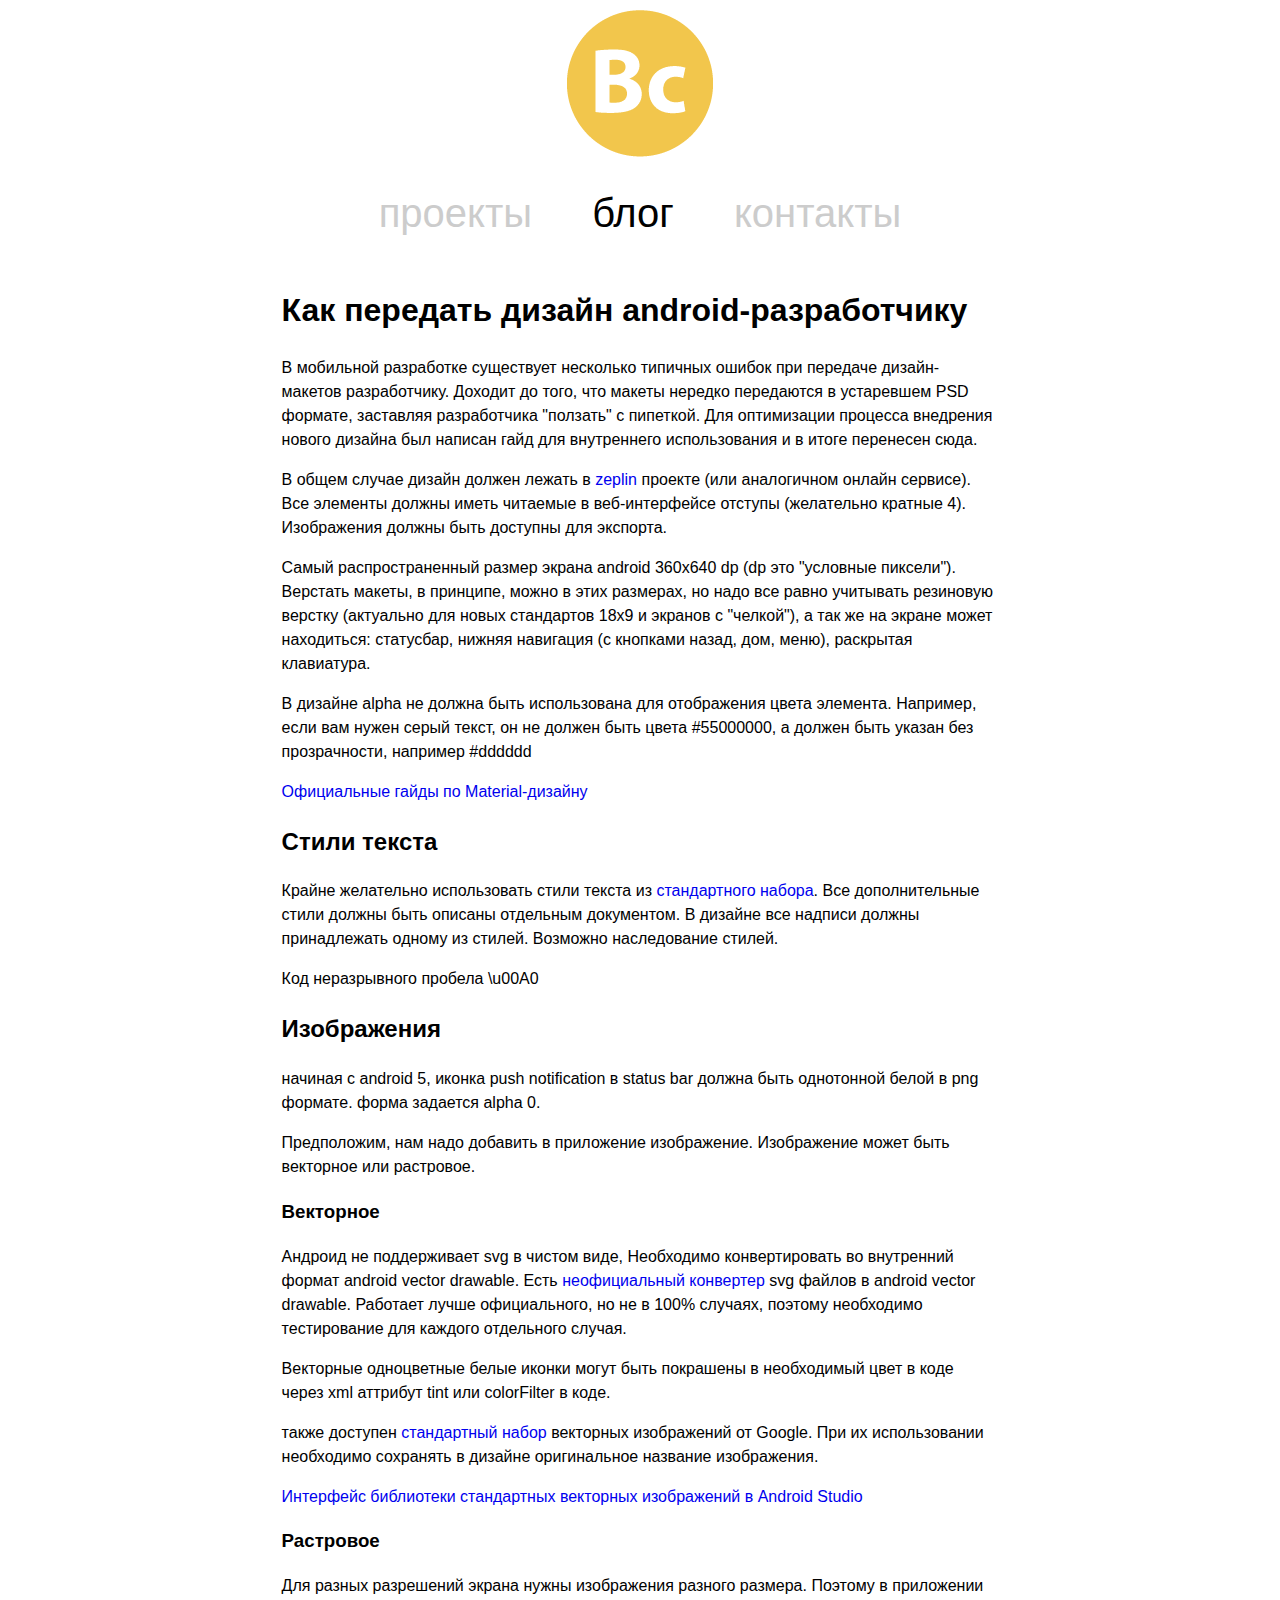
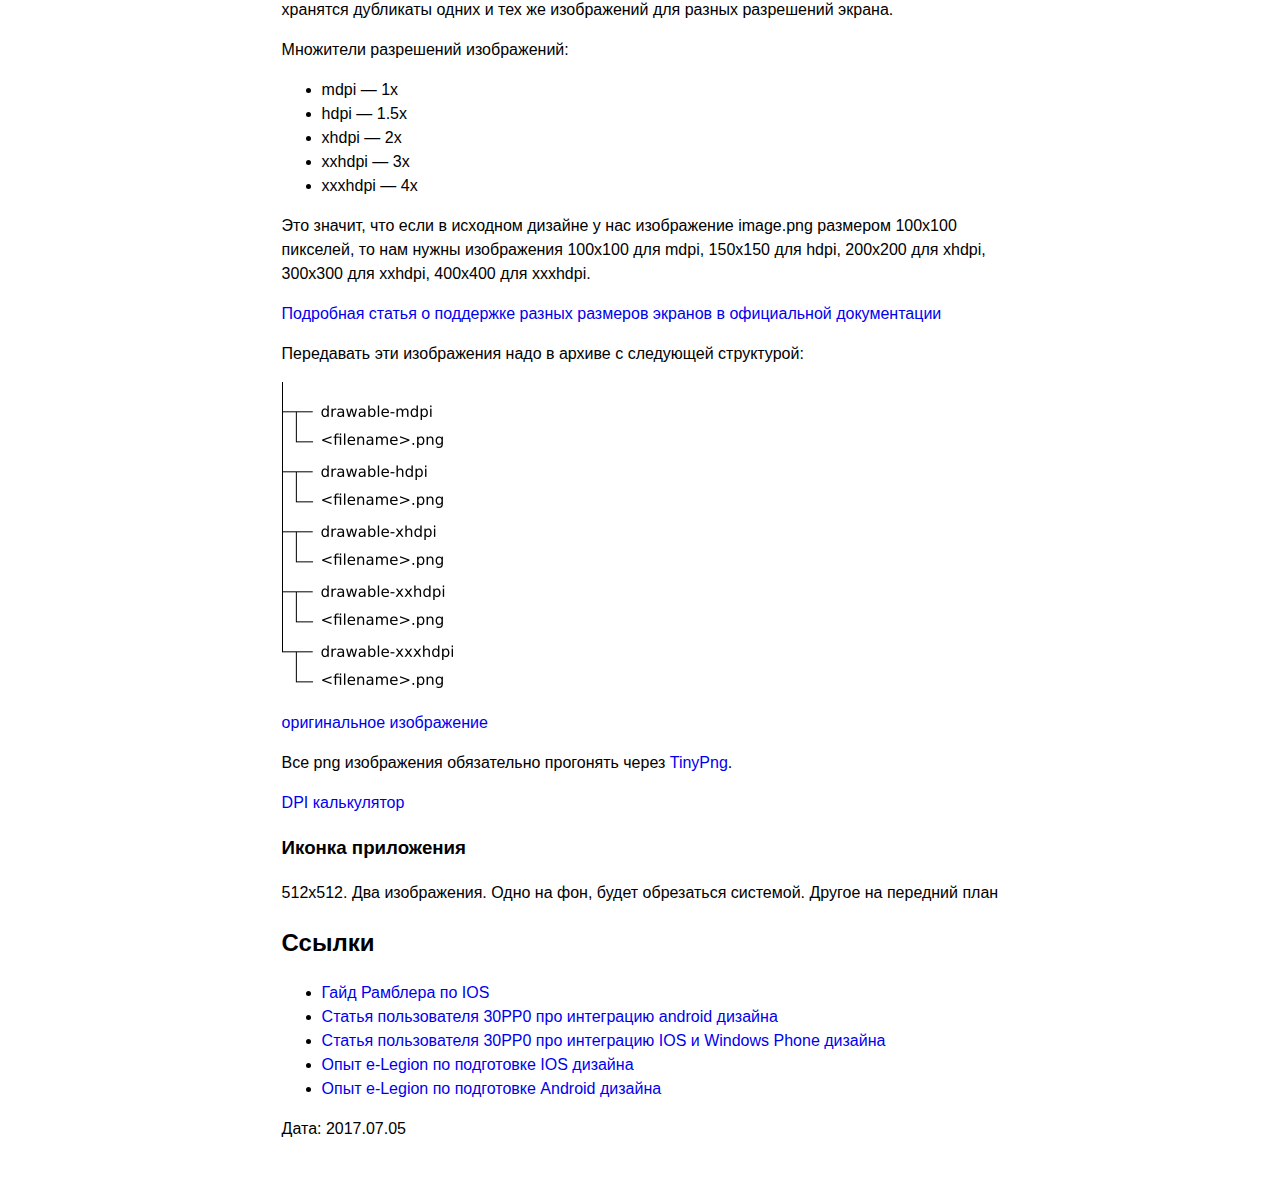
<file: blog/2017_07_05_android_design.html>
<!DOCTYPE html>
<html>
<head>
      <meta charset="UTF-8">
    
    <link href="../style/blog.css" rel="stylesheet" />
    <link href="../style/style.css" rel="stylesheet" />
    <link href="../style/animation.css" rel="stylesheet" />
    <link href="../style/fonts.css" rel="stylesheet" />
    <link href="../icon.png" rel="shortcut icon" type="../image/png" />

    <meta name='description' content="Как передать дизайн-макет в команду android-разработки без головной боли">
    <title>Как передать дизайн android-разработчику</title>
</head>
<body>

    <div class="header">
        <a href="http://www.byters.org"><img src="../image/logo.png" alt="logo_byters"/></a>
    </div>

    <div class="menu">
        <ul>
            <li>
                <a href="http://www.byters.org" class="anm">проекты</a>
            </li>
            <li>
                <a href="../blog.html" style="color:#000;">блог</a>
            </li>
            <li>
                <a href="../contact.html" class="anm" >контакты</a>
            </li>
        </ul>
    </div>
      
    <div class="cont">
        <div class="post">
            <h1>Как передать дизайн android&#8209;разработчику</h1>

            <p>В мобильной разработке существует несколько типичных ошибок при передаче дизайн-макетов разработчику. Доходит до того, что макеты нередко передаются в устаревшем PSD формате, заставляя разработчика "ползать" с пипеткой. Для оптимизации процесса внедрения нового дизайна был написан гайд для внутреннего использования и в итоге перенесен сюда.</p>

            <p>В общем случае дизайн должен лежать в <a href = "https://zeplin.io" target="_blank">zeplin</a> проекте (или аналогичном онлайн сервисе). Все элементы должны иметь читаемые в веб-интерфейсе отступы (желательно кратные 4). Изображения должны быть доступны для экспорта.</p>

<p>
Самый распространенный размер экрана android 360x640 dp (dp это "условные пиксели"). Верстать макеты, в принципе, можно в этих размерах, но надо все равно учитывать резиновую верстку (актуально для новых стандартов 18x9 и экранов с "челкой"), а так же на экране может находиться: статусбар, нижняя навигация (с кнопками назад, дом, меню), раскрытая клавиатура.
</p>
            <p>В дизайне alpha не должна быть использована для отображения цвета элемента. Например, если вам нужен серый текст, он не должен быть цвета #55000000, а должен быть указан без прозрачности, например #dddddd</p>

            <a href="https://material.io/guidelines" target="_blank">Официальные гайды по Material-дизайну</a>

            <h2>Стили текста</h2>

            <p>Крайне желательно использовать стили текста из <a href="https://material.io/guidelines/style/typography.html#typography-typeface" target="_blank">стандартного набора</a>. Все дополнительные стили должны быть описаны отдельным документом. В дизайне все надписи должны принадлежать одному из стилей. Возможно наследование стилей.</p>

            <p>Код неразрывного пробела \u00A0</p>

            <h2>Изображения</h2>

            <p>начиная с android 5, иконка push notification в status bar должна быть однотонной белой в png формате. форма задается alpha 0.</p>

            <p>Предположим, нам надо добавить в приложение изображение. Изображение может быть векторное или растровое.</p>

            <h3>Векторное</h3>

            <p>Андроид не поддерживает svg в чистом виде, Необходимо конвертировать во внутренний формат android vector drawable. Есть <a href = "http://inloop.github.io/svg2android/" target="_blank">неофициальный конвертер</a> svg файлов в android vector drawable. Работает лучше официального, но не в 100% случаях, поэтому необходимо тестирование для каждого отдельного случая.</p>

            <p>Векторные одноцветные белые иконки могут быть покрашены в необходимый цвет в коде через xml аттрибут tint или colorFilter в коде.</p>

            <p>также доступен <a href="https://material.io/icons/" target="_blank">стандартный набор</a> векторных изображений от Google. При их использовании необходимо сохранять в дизайне оригинальное название изображения.</p>
            
            <a href="https://developer.android.com/studio/write/vector-asset-studio.html" target="_blank">Интерфейс библиотеки стандартных векторных изображений в Android Studio</a>

            <h3>Растровое</h3>

            <p>Для разных разрешений экрана нужны изображения разного размера. Поэтому в приложении хранятся дубликаты одних и тех же изображений для разных разрешений экрана.</p>

            <p>Множители разрешений изображений:</p>
            <ul>
            <li>mdpi — 1x</li>
            <li>hdpi — 1.5x</li>
            <li>xhdpi — 2x</li>
            <li>xxhdpi — 3x</li>
            <li>xxxhdpi — 4x</li>
            </ul>

            <p>Это значит, что если в исходном дизайне у нас изображение image.png размером 100x100 пикселей, то нам нужны изображения 100x100 для mdpi, 150x150 для hdpi, 200x200 для xhdpi, 300x300 для xxhdpi, 400x400 для xxxhdpi.</p>

            <a href="https://developer.android.com/guide/practices/screens_support.html" target="_blank">Подробная статья о поддержке разных размеров экранов в официальной документации</a>

            <p>Передавать эти изображения надо в архиве с следующей структурой:</p>

            <p><img src="./assets/folder_structure.png" alt="структура файлов"></p>
            <a href="./assets/folder_structure.svg">оригинальное изображение</a>

            <p>Все png изображения обязательно прогонять через <a href="http://tinypng.com/" target="_blank">TinyPng</a>.</p>

            <a href="http://jennift.com/dpical.html">DPI калькулятор</a>

            <h3>Иконка приложения</h3>

            <p>512x512. Два изображения. Одно на фон, будет обрезаться системой. Другое на передний план</p>

            <h2>Ссылки</h2>
            <ul>
            <li><a href="https://habrahabr.ru/company/rambler-co/blog/256397/" target="_blank">Гайд Рамблера по IOS</a></li>
            <li><a href="https://habrahabr.ru/post/183836/" target="_blank">Статья пользователя 30PP0 про интеграцию android дизайна</a></li>
            <li><a href="https://habrahabr.ru/post/184654/" target="_blank">Статья пользователя 30PP0 про интеграцию IOS и Windows Phone дизайна</a></li>
            <li><a href="https://habrahabr.ru/company/e-Legion/blog/264671/" target="_blank">Опыт e-Legion по подготовке IOS дизайна</a></li>
            <li><a href="https://habrahabr.ru/company/e-Legion/blog/263303/" target="_blank">Опыт e-Legion по подготовке Android дизайна</a></li>
            </ul>
            
            <p>Дата: <span class="post_span">2017.07.05</span></p>
        </div>
    </div>
</body>
</html>
</file>
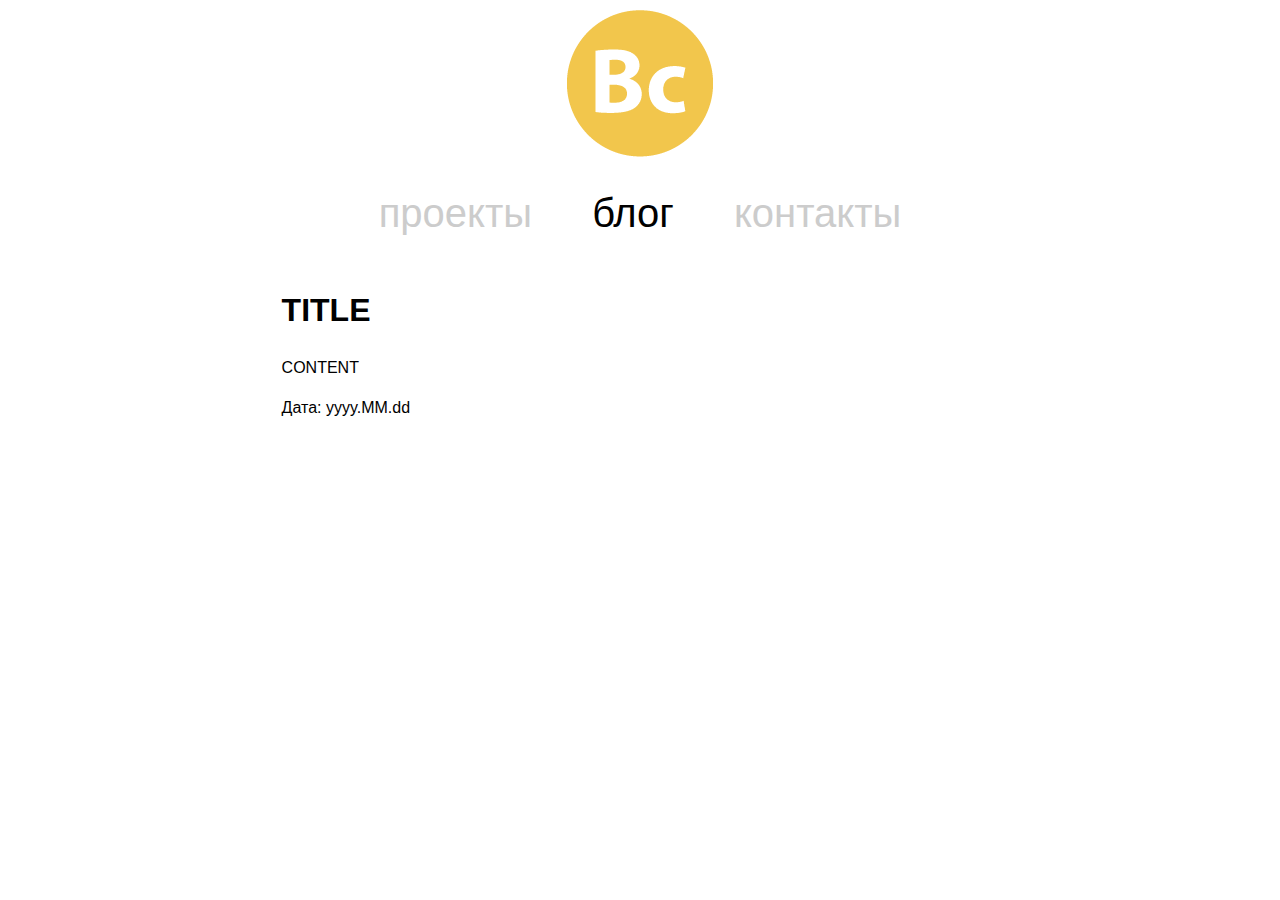
<file: blog/draft.html>
<!DOCTYPE html>
<html>
<head>
      <meta charset="UTF-8">
    
    <link href="../style/blog.css" rel="stylesheet" />
    <link href="../style/style.css" rel="stylesheet" />
    <link href="../style/animation.css" rel="stylesheet" />
    <link href="../style/fonts.css" rel="stylesheet" />
    <link href="../icon.png" rel="shortcut icon" type="../image/png" />


      <title>Блог</title>
</head>
<body>

    <div class="header">
        <a href="http://www.byters.org"><img src="../image/logo.png" alt="logo_byters"/></a>
    </div>

    <div class="menu">
        <ul>
            <li>
                <a href="http://www.byters.org" class="anm">проекты</a>
            </li>
            <li>
                <a href="../blog.html" style="color:#000;">блог</a>
            </li>
            <li>
                <a href="../contact.html" class="anm" >контакты</a>
            </li>
        </ul>
    </div>
      
    <div class="cont">
        <div class="post">
            <h1>TITLE</h1>
            <p>
                CONTENT
            </p>
            <p>Дата: <span class="post_span">yyyy.MM.dd</span></p>
        </div>
    </div>
</body>
</html>
</file>
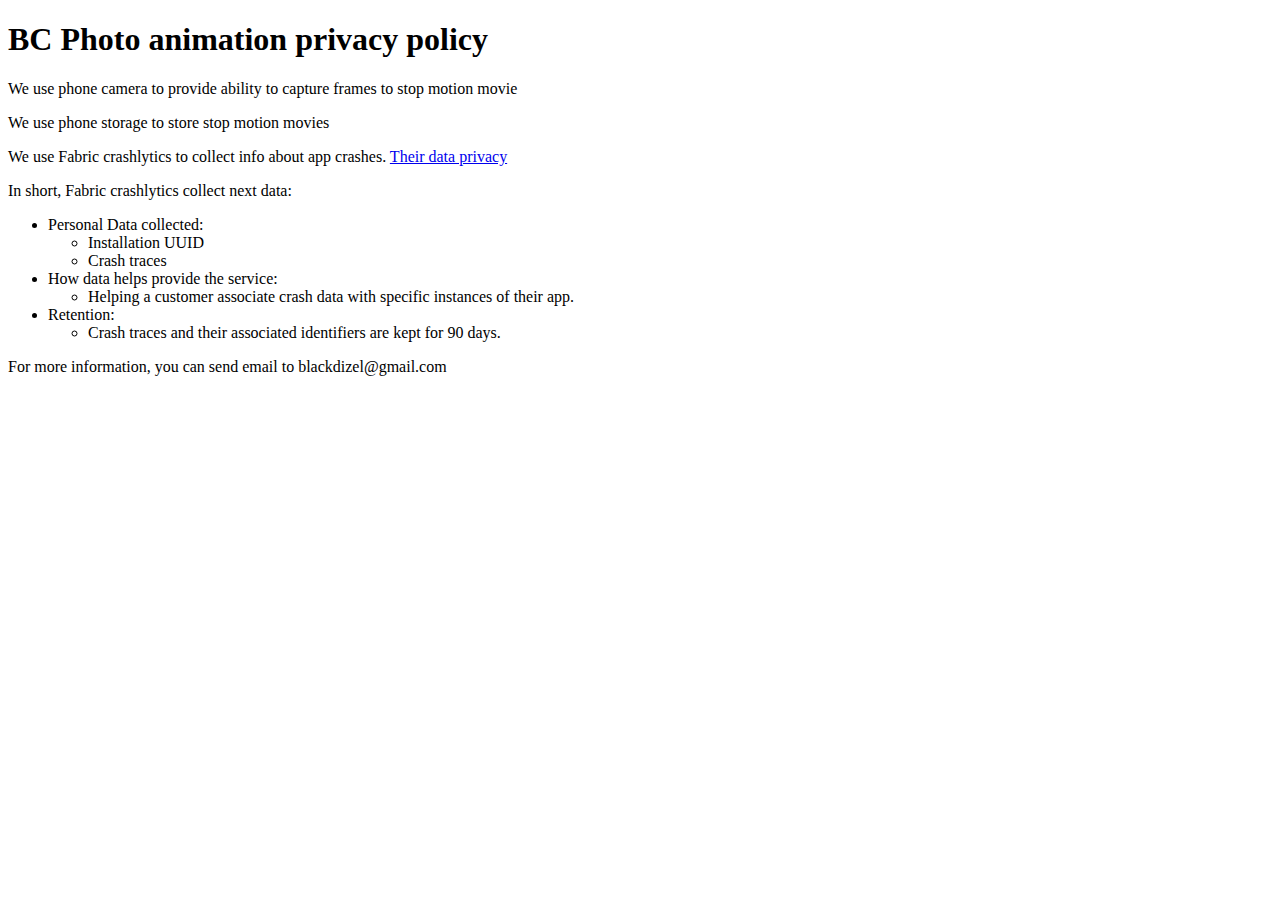
<file: apps/bcphotoanimations/agreement.htm>
<!DOCTYPE html>
<html>
<head>
	<title>BC Photo animations privacy policy</title>
</head>
<body>
<h1>BC Photo animation privacy policy</h1>
<p>We use phone camera to provide ability to capture frames to stop motion movie</p>
<p>We use phone storage to store stop motion movies</p>
<p>We use Fabric crashlytics to collect info about app crashes. <a href = "https://docs.fabric.io/android/fabric/data-privacy.html">Their data privacy</a></p>
<p>In short, Fabric crashlytics collect next data:</p>

<ul>
	<li>Personal Data collected:</li>
	<ul>
        <li>Installation UUID</li>
        <li>Crash traces</li>
    </ul>
	<li>How data helps provide the service:</li>
        <ul><li>Helping a customer associate crash data with specific instances of their app.</li></ul>
	<li>Retention:</li>
        <ul><li>Crash traces and their associated identifiers are kept for 90 days.</li></ul>

</ul>
<p>For more information, you can send email to blackdizel@gmail.com</p>
</body>
</html>
</file>
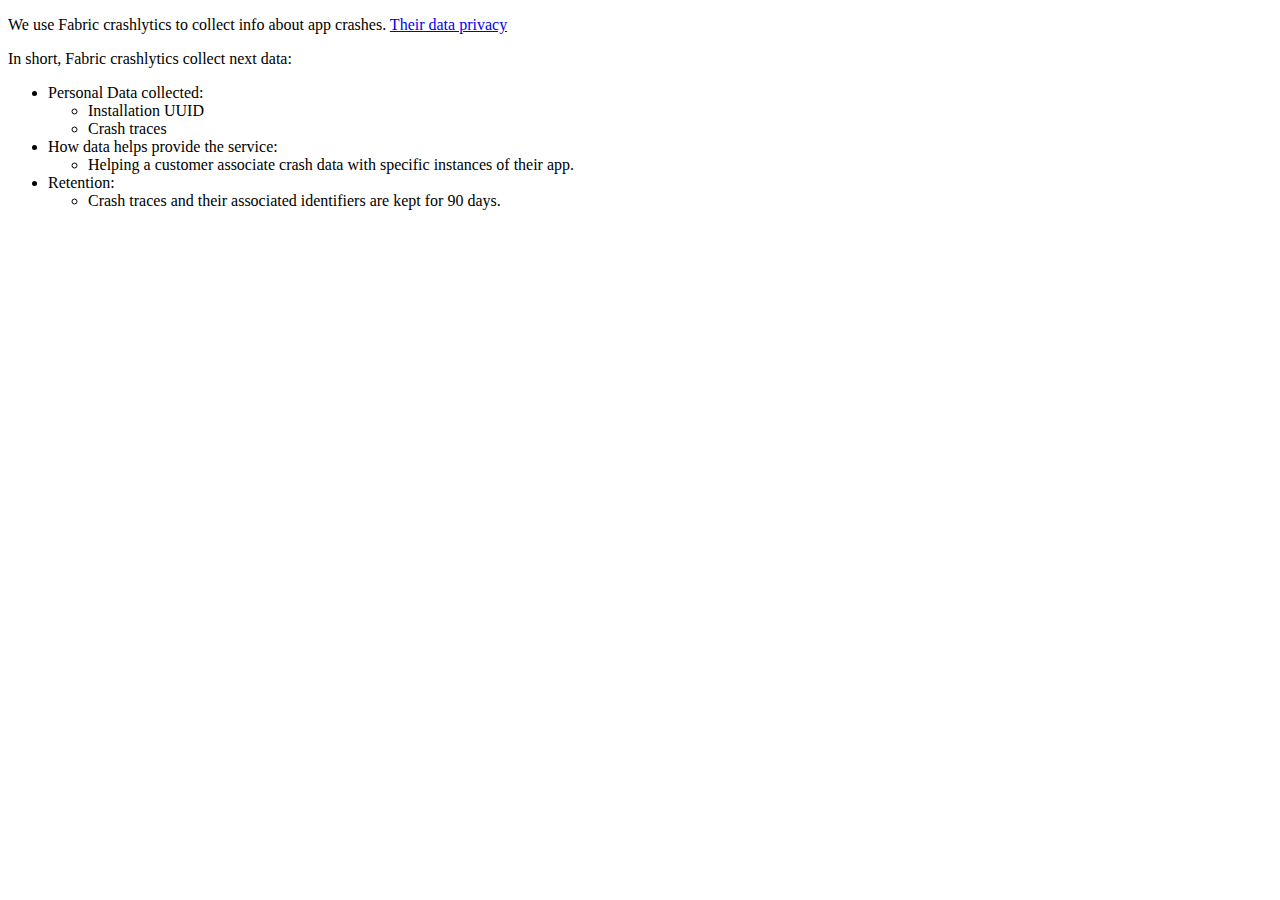
<file: apps/periodiclauncher/privacy.htm>
<!DOCTYPE html>
<html>
<head>
	<title>Periodic table launcher privacy policy</title>
</head>
<body>
<p>We use Fabric crashlytics to collect info about app crashes. <a href = "https://docs.fabric.io/android/fabric/data-privacy.html">Their data privacy</a></p>
<p>In short, Fabric crashlytics collect next data:</p>

<ul>
	<li>Personal Data collected:</li>
	<ul>
        <li>Installation UUID</li>
        <li>Crash traces</li>
    </ul>
	<li>How data helps provide the service:</li>
        <ul><li>Helping a customer associate crash data with specific instances of their app.</li></ul>
	<li>Retention:</li>
        <ul><li>Crash traces and their associated identifiers are kept for 90 days.</li></ul>

</ul>
</body>
</html>
</file>
<file: style/style.css>
@charset 'utf-8';

body
{
    font-family: 'Myriad Pro', sans-serif;
    line-height: 1.5;
    font-size: 1 em;
    
    max-width: 1300px;
    margin-right: auto;
    margin-left: auto;
}

.header
{
    position: static;
    z-index: 2;

    height: auto;

    text-align: center;
}
a
{
    text-decoration: none;
}

a img
{
    text-decoration: none;

    border: none;
}

.menu p
{
    text-align: center;
}

.menu
{
    position: relative;

    overflow: hidden;

    box-sizing: border-box;
    margin: 1% auto;

    list-style-type: none;
}

.menu ul
{
    position: relative;
    left: 50%;

    float: left;

    margin: 0;
    padding: 0;

    list-style: none;
}

.menu li
{
    font-size: 2.5em;

    position: relative;
    left: -50%;

    float: left;

    padding: 5px 30px;

    color: rgb(204, 204, 204);
}

.menu li > a
{
    text-decoration: none;

    color: rgb(204, 204, 204);
    border-color: rgb(255, 255, 255);
}


.cont
{
    width: 70%;
    margin: 3% auto;
}

@media  (max-width: 600px)
{
    .header,
    .menu
    {
        font-size: 1.2 em;

        text-align: center;
    }
    .menu li{
        font-size: 1.3em;
    }
}
</file>
<file: style/project.css>
.project:first-child
{
    margin-top: 0;
}

.project
{
    width: 100%;
    height: auto;
    margin-top: 7.5%;
}

.project_img
{
    width: 100%;

    text-align: center;
}

.project_img div
{
    display: inline-block;

    width: 30%;
    margin-right: 4%;

    vertical-align: top;
}

@media (max-width: 800px) and (min-width: 400px)
{
    .project_img div
    {
        width: 28%;
    }
}
.project_img div:last-child
{
    margin-right: 0;
}

.project_img img
{
    width: 100%;
}

.project_text h2
{
    margin-right: 50px;
}

.platform a
{
    font-size: .5em;

    margin-right: 10px;
    padding: 5px;

    vertical-align: middle;

    color: #fff;
    border-radius: 2px;
    background-color: #c3c6c1;
}
.web{
}
.web:visited,
.web:active {
    color: blue;
}
.project_img_two_h div
{
    width: 48%;
}
.project_img_two_h div:first-child
{
    float: left;
}
.project_img_two_h div:last-child
{
    float: right;
}
.project_img_two_h:after
{
    display: block;
    visibility: hidden;
    clear: both;

    height: 0;

    content: '';
}

.project_img_one_h div
{
    width: 100%;
}

.date_work{
    font-style: italic;
}

.date_work:first-letter {
    text-transform: capitalize;
}
</file>
<file: style/fonts.css>
@charset "utf-8";
/* CSS Document */

@font-face {
	font-family: 'Myriad Pro';
	
	src: local('Myriad Pro'), url("../fonts/Myriad_Pro.eot#") format("eot");
	src: local('Myriad Pro'), url("../fonts/Myriad_Pro.otf") format("opentype");
	src: local('Myriad Pro'), url("../fonts/Myriad_Pro.ttf") format("truetype");
	src: local('Myriad Pro'), url("../fonts/Myriad_Pro.woff") format ("woff");
}

form {	font-family: 'Myriad Pro', sans-serif;}
</file>
<file: style/animation.css>
.header{
	animation: pulse 5s infinite;
	
	-webkit-animation: pulse 5s infinite;
	
	-moz-animation: pulse 5s infinite;

	-o-animation: pulse 5s infinite;

	-ms-animation: pulse 5s infinite;
}

@keyframes pulse{
	4%  { transform: scale(0.9);}
	8% { transform: scale(1.01);}
	12% { transform: scale(0.95);}
	16% { transform: scale(1.01);}
	20% { transform: scale(1);}
	100%{ transform: scale(1);}
}

@-webkit-keyframes pulse{
	4%  { -webkit-transform: scale(1); transform: scale(1);}
	8% { -webkit-transform: scale(1.03); transform: scale(1.03);}
	12% { -webkit-transform: scale(1); transform: scale(1);}
	16% { -webkit-transform: scale(1.03); transform: scale(1.03);}
	20% { -webkit-transform: scale(1); transform: scale(1);}
	100%{-webkit-transform: scale(1); transform: scale(1);}
}

@-moz-keyframes pulse{
	4%  { -moz-transform: scale(1); transform: scale(1);}
	8%  { -moz-transform: scale(1.03); transform: scale(1.03);}
	12% { -moz-transform: scale(1); transform: scale(1);}
	16% { -moz-transform: scale(1.03); transform: scale(1.03);}
	20% { -moz-transform: scale(1); transform: scale(1);}
	100%{ -moz-transform: scale(1); transform: scale(1);}
}

@-o-keyframes pulse{
	4%  { -o-transform: scale(1); transform: scale(1);}
	8%  { -o-transform: scale(1.03); transform: scale(1.03);}
	12% { -o-transform: scale(1); transform: scale(1);}
	16% { -o-transform: scale(1.03); transform: scale(1.03);}
	20% { -o-transform: scale(1); transform: scale(1);}
	100%{ -o-transform: scale(1); transform: scale(1);}
}

@-ms-keyframes pulse{
	4%  { -ms-transform: scale(1); transform: scale(1);}
	8%  { -ms-transform: scale(1.03); transform: scale(1.03);}
	12% { -ms-transform: scale(1); transform: scale(1);}
	16% { -ms-transform: scale(1.03); transform: scale(1.03);}
	20% { -ms-transform: scale(1); transform: scale(1);}
	100%{ -ms-transform: scale(1); transform: scale(1);}
}

.anm:hover{
	text-decoration: none;
	border-bottom: #FFF 3px solid;
		
	animation: menu 1s;
	-webkit-animation: menu 1s;
	-moz-animation: menu 1s;
	-ms-animation: menu 1s;
	-o-animation: menu 1s;
	
	animation-fill-mode: forwards;
	-webkit-animation-fill-mode: forwards;
	-moz-animation-fill-mode: forwards;
	-o-animation-fill-mode: forwards;
	-ms-animation-fill-mode: forwards;
}

@keyframes menu{
	from {color:#CCC;}
	to {color:#000;}
}

@-webkit-keyframes menu{
	from {color:#CCC;}
	to {color:#000;}
}

@-moz-keyframes menu{
	from {color:#CCC;}
	to {color:#000; }
}

@-o-keyframes menu{
	from {color:#CCC;}
	to {color:#000;}
}

@-ms-keyframes menu{
	from {color:#CCC;}
	to {color:#000;}
}

.wp:hover{
	animation: wp 0.25s;
	-webkit-animation: wp 0.25s;
	-moz-animation: wp  0.25s;
	-ms-animation: wp 0.25s;
	-o-animation: wp 0.25s;
	
	animation-fill-mode: forwards;
	-webkit-animation-fill-mode: forwards;
	-moz-animation-fill-mode: forwards;
	-o-animation-fill-mode: forwards;
	-ms-animation-fill-mode: forwards;
}
@keyframes wp{
	from {background-color:#ccc;}
		to {background-color: #3f51b5;}}
@-webkit-keyframes wp{
	from {background-color:#ccc;}
		to {background-color: #3f51b5;}}
@-moz-keyframes wp{
	from {background-color:#ccc;}
		to {background-color: #3f51b5;}}
@-o-keyframes wp{
	from {background-color:#ccc;}
		to {background-color: #3f51b5;}}
@-ms-keyframes wp{
	from {background-color:#ccc;}
		to {background-color: #3f51b5;}}

.android:hover{
	animation: android 0.25s;
	-webkit-animation: android 0.25s;
	-moz-animation: android  0.25s;
	-ms-animation: android 0.25s;
	-o-animation: android 0.25s;
	
	animation-fill-mode: forwards;
	-webkit-animation-fill-mode: forwards;
	-moz-animation-fill-mode: forwards;
	-o-animation-fill-mode: forwards;
	-ms-animation-fill-mode: forwards;
}
@keyframes android{
	from {background-color:#ccc;}
		to {background-color:#4caf50;}}
@-webkit-keyframes android{
	from {background-color:#ccc;}
		to {background-color:#4caf50;}}
@-moz-keyframes android{
	from {background-color:#ccc;}
		to {background-color:#4caf50;}}
@-o-keyframes android{
	from {background-color:#ccc;}
		to {background-color:#4caf50;}}
@-ms-keyframes android{
	from {background-color:#ccc;}
		to {background-color:#4caf50;}}

.tizen:hover{
	animation: tizen 0.25s;
	-webkit-animation: tizen 0.25s;
	-moz-animation: tizen  0.25s;
	-ms-animation: tizen 0.25s;
	-o-animation: tizen 0.25s;
	
	animation-fill-mode: forwards;
	-webkit-animation-fill-mode: forwards;
	-moz-animation-fill-mode: forwards;
	-o-animation-fill-mode: forwards;
	-ms-animation-fill-mode: forwards;
}
@keyframes tizen{
	from {background-color:#ccc;}
		to {background-color:#6cc;}}
@-webkit-keyframes tizen{
	from {background-color:#ccc;}
		to {background-color:#6cc;}}
@-moz-keyframes tizen{
	from {background-color:#ccc;}
		to {background-color:#6cc;}}
@-o-keyframes tizen{
	from {background-color:#ccc;}
		to {background-color:#6cc;}}
@-ms-keyframes tizen{
	from {background-color:#ccc;}
		to {background-color:#6cc;}}
		
#vk:hover{
	animation: vk 0.25s;
	-webkit-animation: vk 0.25s;
	-moz-animation: vk  0.25s;
	-ms-animation: vk 0.25s;
	-o-animation: vk 0.25s;
	animation-fill-mode: forwards;
	-webkit-animation-fill-mode: forwards;
	-moz-animation-fill-mode: forwards;
	-o-animation-fill-mode: forwards;
	-ms-animation-fill-mode: forwards;
}
@keyframes vk{
	from {background-color:#e8e8e8;}
		to {background-color:#009;}}
@-webkit-keyframes vk{
	from {background-color:#e8e8e8;}
		to {background-color:#009;}}
@-moz-keyframes vk{
	from {background-color:#e8e8e8;}
		to {background-color:#009;}}
@-o-keyframes vk{
	from {background-color:#e8e8e8;}
		to {background-color:#009;}}
@-ms-keyframes vk{
	from {background-color:#e8e8e8;}
		to {background-color:#009;}}


#fb:hover{
	animation: fb 0.25s;
	-webkit-animation: fb 0.25s;
	-moz-animation: fb  0.25s;
	-ms-animation: fb 0.25s;
	-o-animation: fb 0.25s;
	animation-fill-mode: forwards;
	-webkit-animation-fill-mode: forwards;
	-moz-animation-fill-mode: forwards;
	-o-animation-fill-mode: forwards;
	-ms-animation-fill-mode: forwards;
}

@keyframes fb{
	from {background-color:#e8e8e8;}
		to {background-color:#03F;}}
@-webkit-keyframes fb{
	from {background-color:#e8e8e8;}
		to {background-color:#03F;}}
@-moz-keyframes fb{
	from {background-color:#e8e8e8;}
		to {background-color:#03F;}}
@-o-keyframes fb{
	from {background-color:#e8e8e8;}
		to {background-color:#03F;}}
@-ms-keyframes fb{
	from {background-color:#e8e8e8;}
		to {background-color:#03F;}}

#tw:hover{
	animation: tw 0.25s;
	-webkit-animation: tw 0.25s;
	-moz-animation: tw  0.25s;
	-ms-animation: tw 0.25s;
	-o-animation: tw 0.25s;
	animation-fill-mode: forwards;
	-webkit-animation-fill-mode: forwards;
	-moz-animation-fill-mode: forwards;
	-o-animation-fill-mode: forwards;
	-ms-animation-fill-mode: forwards;
}
@keyframes tw{
	from {background-color:#e8e8e8;}
		to {background-color:#09F;}}
@-webkit-keyframes tw{
	from {background-color:#e8e8e8;}
		to {background-color:#09F;}}
@-moz-keyframes tw{
	from {background-color:#e8e8e8;}
		to {background-color:#09F;}}
@-o-keyframes tw{
	from {background-color:#e8e8e8;}
		to {background-color:#09F;}}
@-ms-keyframes tw{
	from {background-color:#e8e8e8;}
		to {background-color:#09F;}}
</file>
<file: style/blog.css>
.post{
	width: 80%;
	margin-right: auto;
	margin-left: auto;
}
.cont__post{
	margin-bottom: 50px;
}
.cont__post p, .cont__post h1{
	margin: 10px 0;
}
</file>
<file: style/contact.css>
.form {
  display: inline-block;
  width: 100%;
  text-align: center; }

form {
  display: inline-block;
  width: 30%;
  min-width: 250px;
  padding: 10px 0;
  text-align: center; }

input, textarea {
  font-family: Myriad Pro, sans-serif;
  width: 80%;
  font-size: 1em;
  margin-bottom: 2%;
  padding: 5px;
  border-radius: 0;
  box-shadow: none;
  border: 2px solid #ccc;
  resize: none; }

input[type='submit'] {
  width: 85%;
  margin-top: 5px;
  padding: 5px 0;
  text-transform: lowercase;
  color: #fff;
  border: none;
  background-color: #fc3; }

.links {
  margin-right: auto;
  margin-left: auto;
  text-align: center;
  margin-top: 20px; }
  .links div {
    display: inline-block;
    overflow: hidden;
    width: 50px;
    height: 50px;
    margin-right: 10px;
    text-align: center;
    vertical-align: middle;
    border-radius: 50%;
    background-color: #c3c6c1; }
    .links div a {
      font-size: 1.8em;
      font-weight: 600;
      line-height: 1.8em;
      text-decoration: none;
      color: #fff; }

/*# sourceMappingURL=contact.css.map */
</file>
